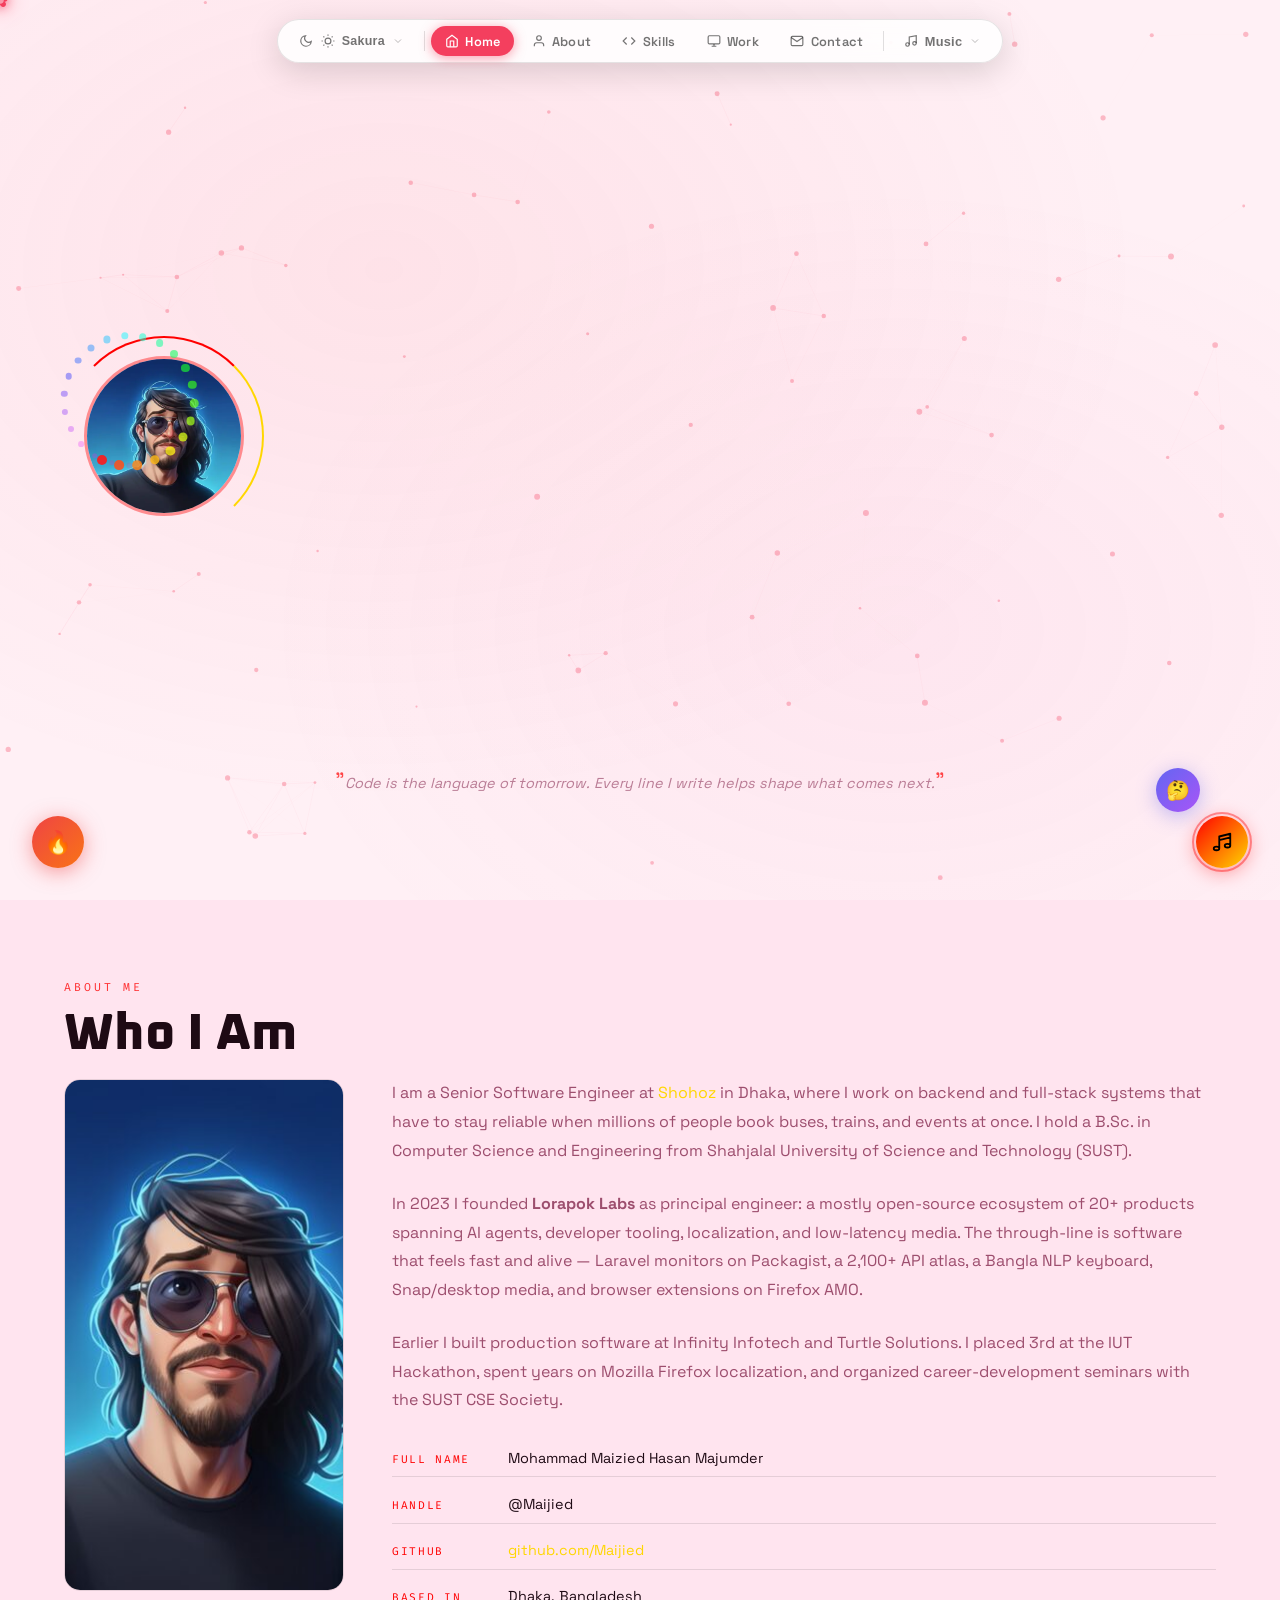
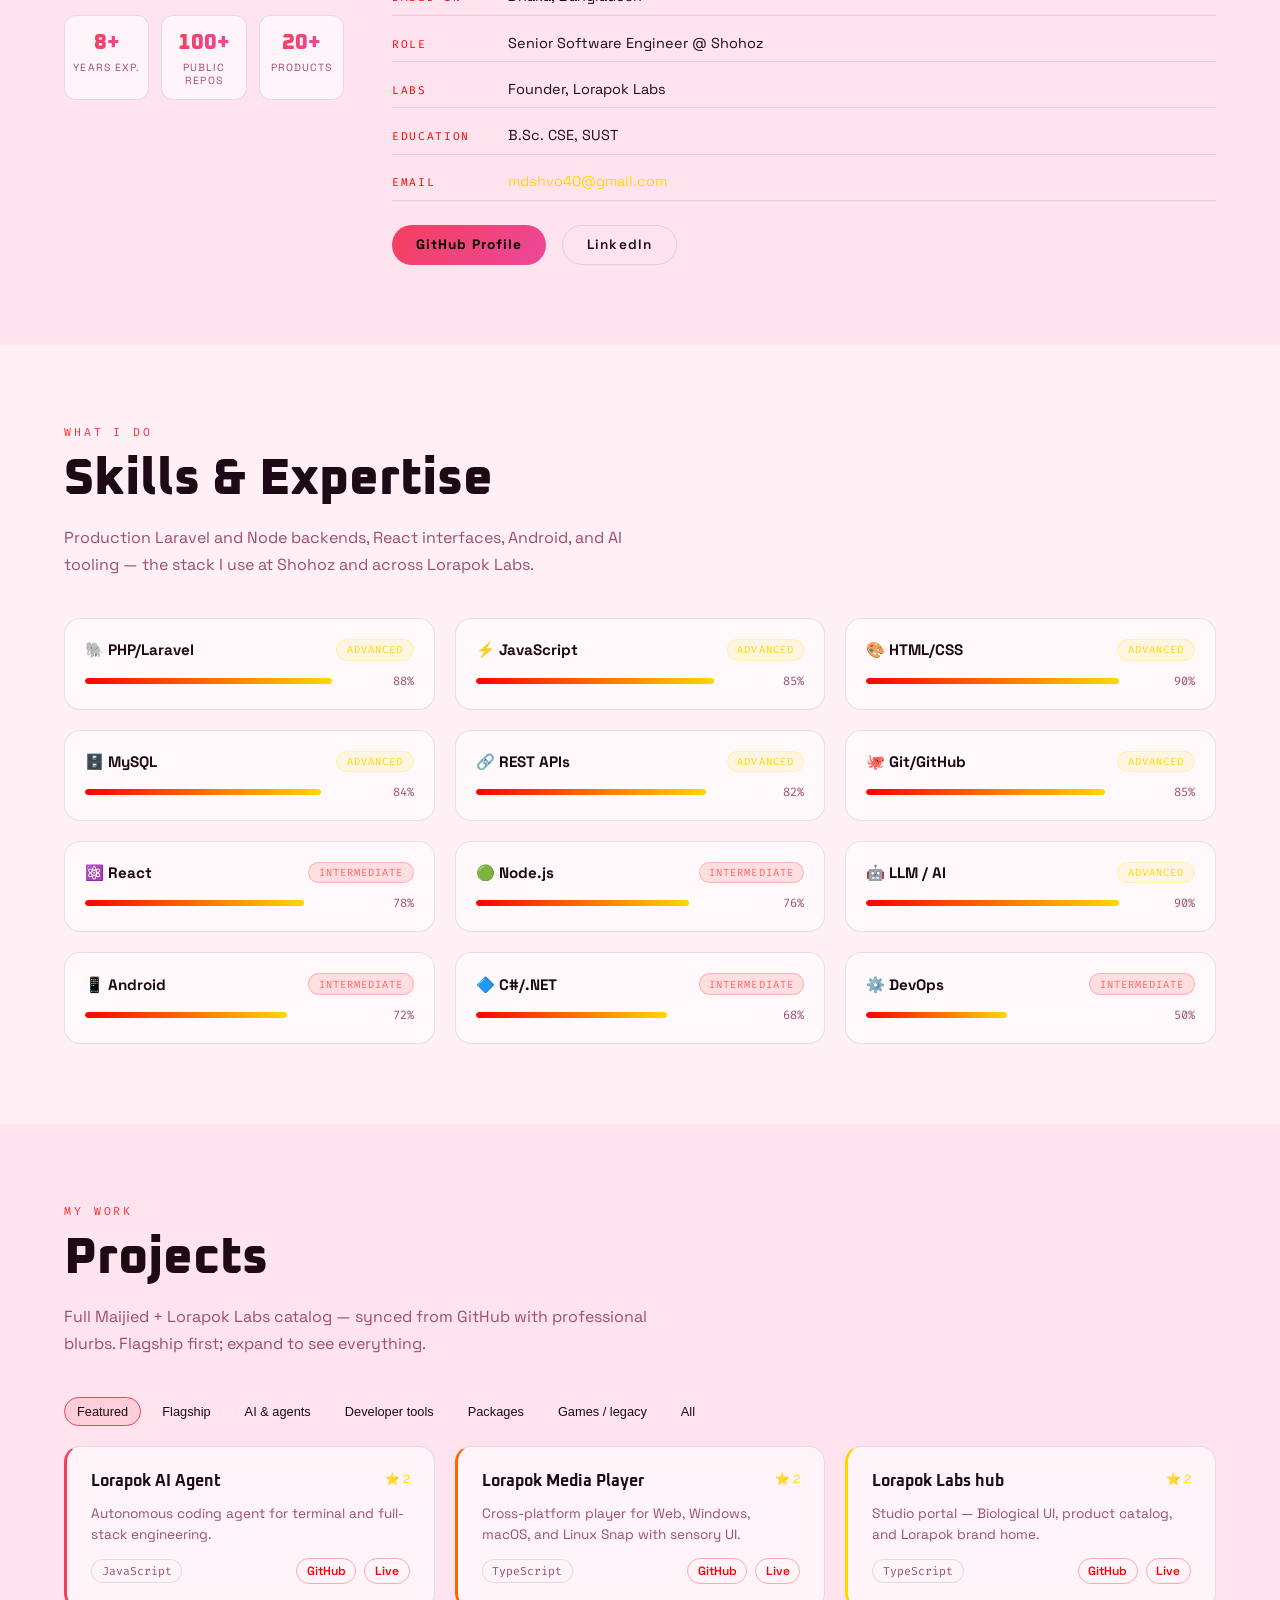
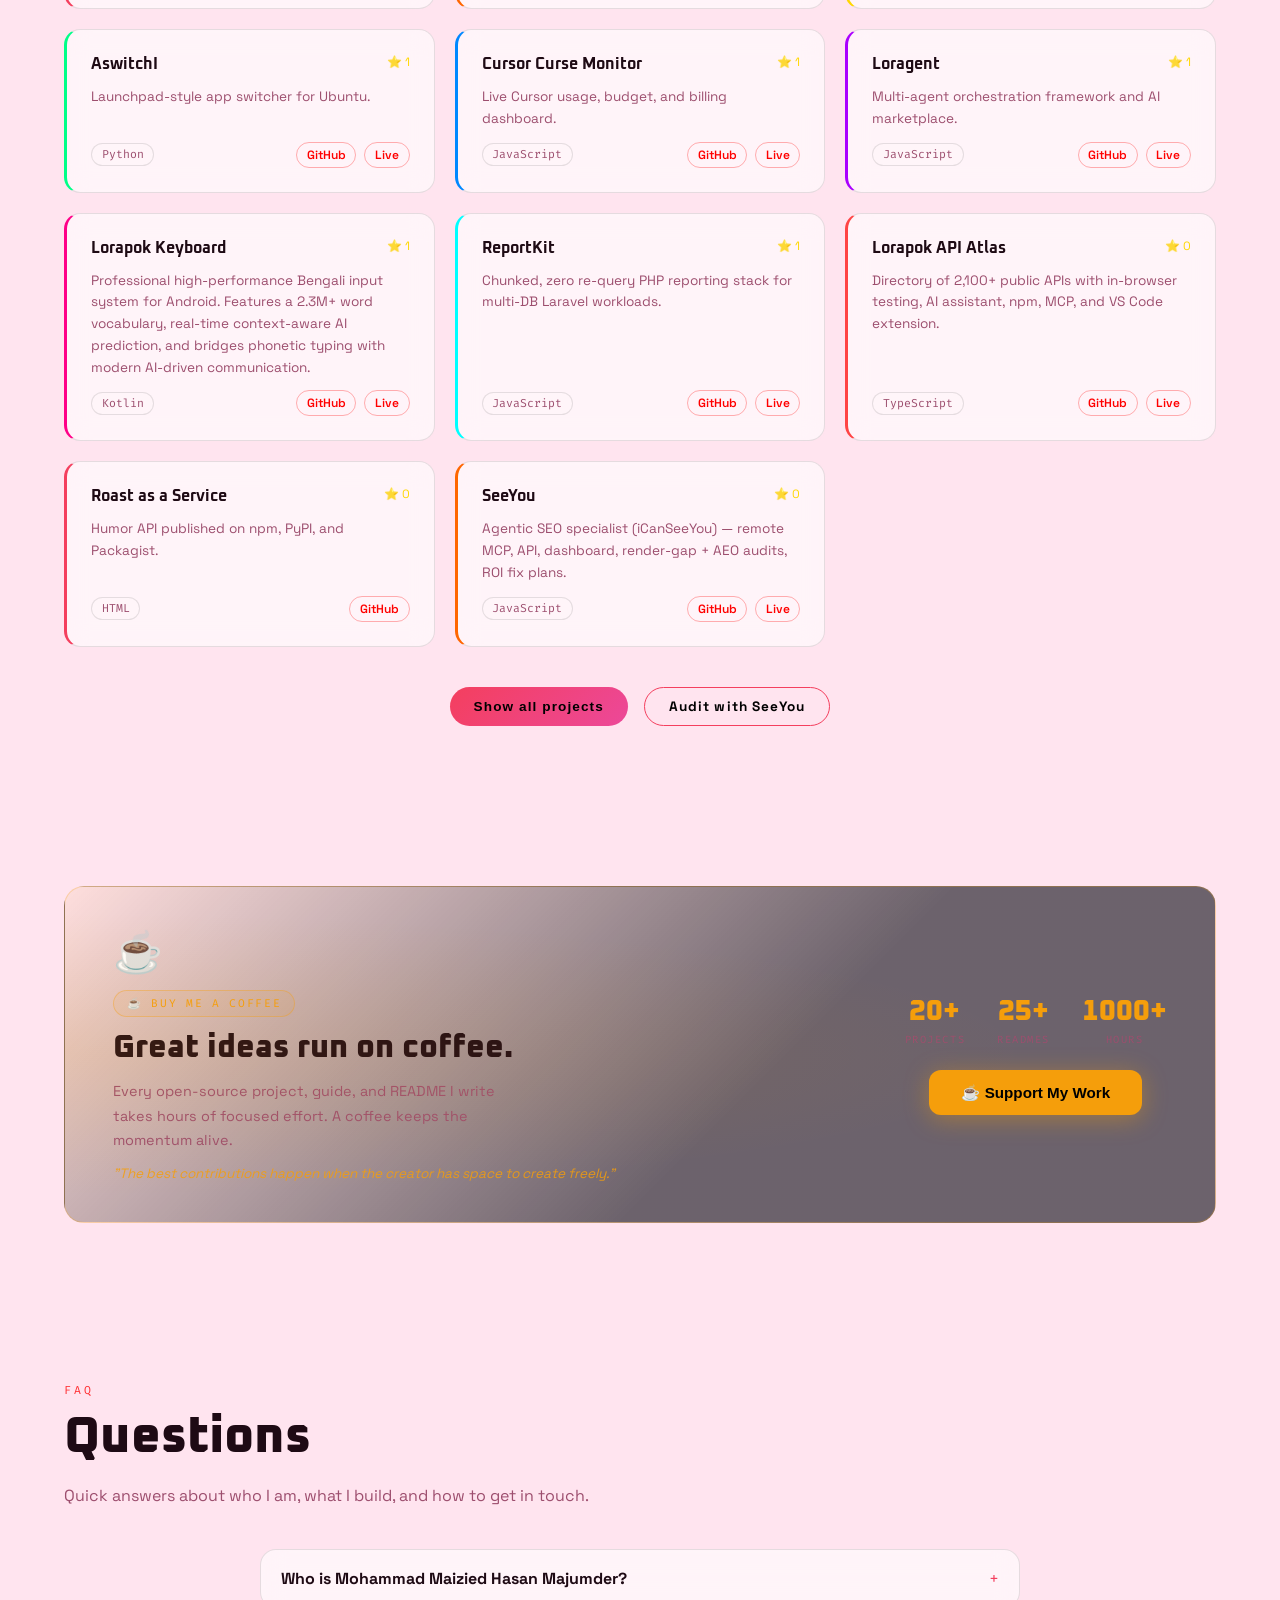
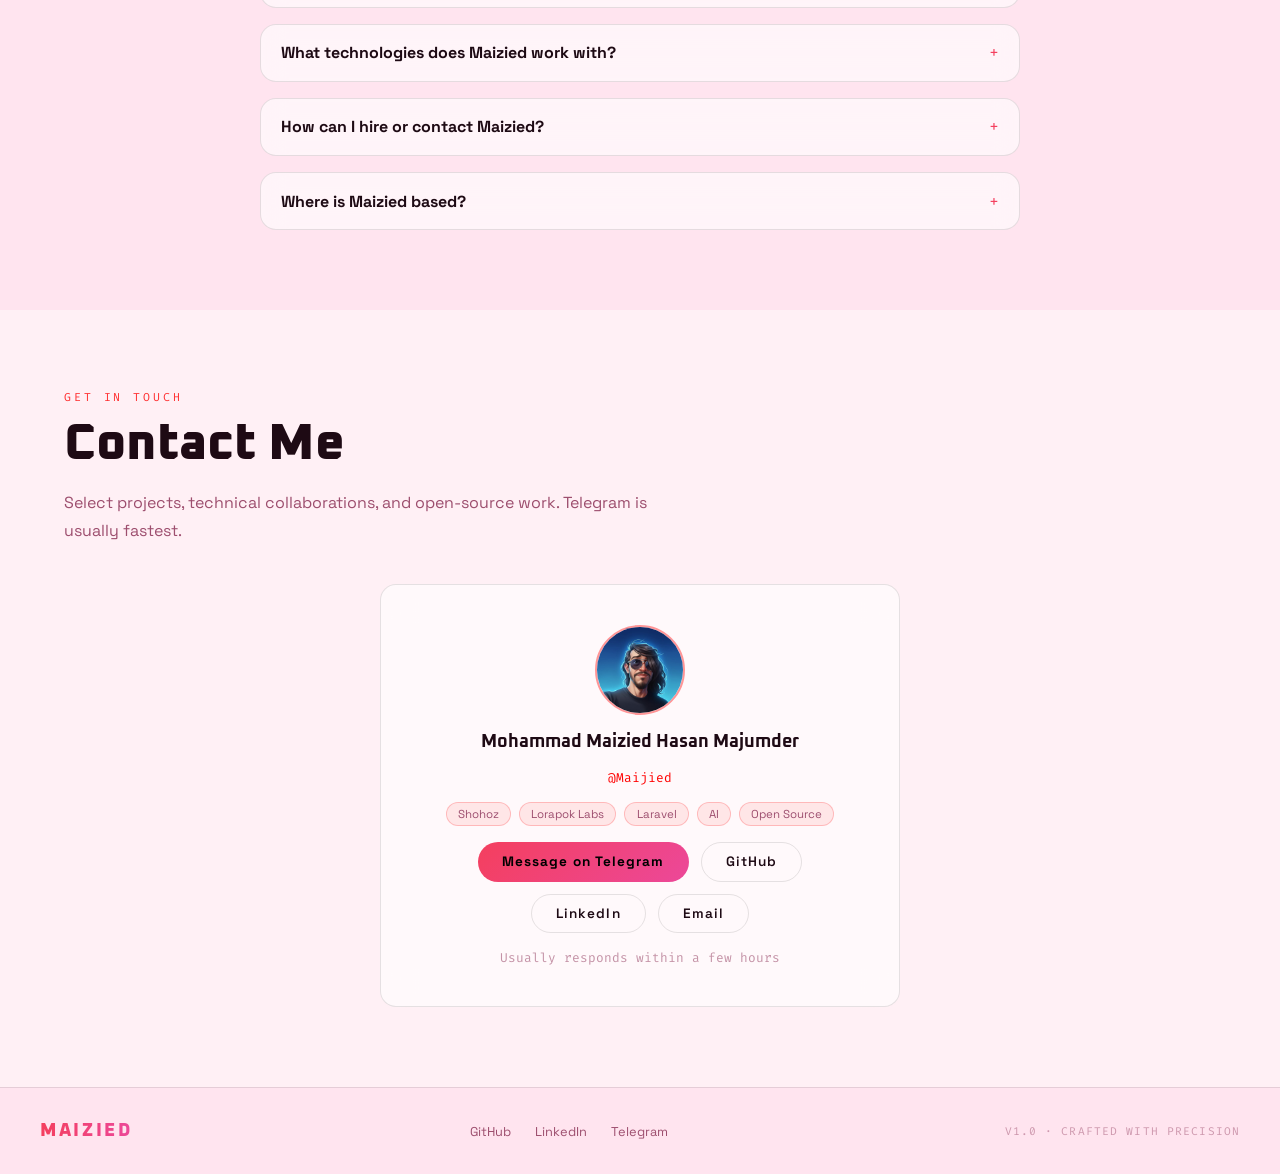
<file: portfolio/index.html>
<!DOCTYPE html>
<html lang="en">
<head>
  <meta charset="UTF-8"/>
  <meta name="viewport" content="width=device-width, initial-scale=1.0"/>
  <title>Mohammad Maizied Hasan Majumder | Full Stack Engineer, Dhaka</title>
  <meta name="description" content="Mohammad Maizied Hasan Majumder — Senior Software Engineer at Shohoz, Dhaka. Founder of Lorapok Labs. Laravel, React, Node.js, Android, and AI."/>
  <meta name="author" content="Mohammad Maizied Hasan Majumder"/>
  <meta name="keywords" content="Mohammad Maizied Hasan Majumder, Maizied, Maijied, Full Stack Software Engineer Dhaka, Laravel developer Bangladesh, React, Node.js, Shohoz, Lorapok Labs"/>
  <meta name="google-site-verification" content="K5UPSSKq8a6bvP6hoEbP4-fGwUhDD5yZ7bnlKGtzH3Q"/>
  <meta name="robots" content="index,follow,max-image-preview:large,max-snippet:-1,max-video-preview:-1"/>
  <meta name="googlebot" content="index,follow,max-image-preview:large"/>
  <meta name="bingbot" content="index,follow"/>
  <meta name="theme-color" content="#0d0d0d"/>
  <meta name="color-scheme" content="dark light"/>
  <meta name="format-detection" content="telephone=no"/>
  <link rel="canonical" href="https://maizied.lorapok.tech/"/>
  <link rel="alternate" hreflang="en" href="https://maizied.lorapok.tech/"/>
  <link rel="alternate" hreflang="x-default" href="https://maizied.lorapok.tech/"/>
  <link rel="me" href="https://github.com/Maijied"/>
  <link rel="me" href="https://www.linkedin.com/in/maizied/"/>
  <link rel="me" href="https://t.me/maizied"/>
  <link rel="me" href="mailto:mdshvo40@gmail.com"/>

  <meta property="og:type" content="profile"/>
  <meta property="og:site_name" content="Maizied"/>
  <meta property="og:locale" content="en_US"/>
  <meta property="og:url" content="https://maizied.lorapok.tech/"/>
  <meta property="og:title" content="Mohammad Maizied Hasan Majumder | Full Stack Engineer, Dhaka"/>
  <meta property="og:description" content="Senior Software Engineer at Shohoz. Laravel, React, Node.js, mobile, AI, and open-source products from Dhaka, Bangladesh."/>
  <meta property="og:image" content="https://maizied.lorapok.tech/og-image.jpg"/>
  <meta property="og:image:secure_url" content="https://maizied.lorapok.tech/og-image.jpg"/>
  <meta property="og:image:alt" content="Portrait of Mohammad Maizied Hasan Majumder, Full Stack Software Engineer"/>
  <meta property="og:image:type" content="image/jpeg"/>
  <meta property="og:image:width" content="1200"/>
  <meta property="og:image:height" content="630"/>
  <meta property="profile:first_name" content="Maizied"/>
  <meta property="profile:last_name" content="Hasan Majumder"/>
  <meta property="profile:username" content="Maijied"/>

  <meta name="twitter:card" content="summary_large_image"/>
  <meta name="twitter:title" content="Mohammad Maizied Hasan Majumder | Full Stack Engineer, Dhaka"/>
  <meta name="twitter:description" content="Senior Software Engineer at Shohoz. Laravel, React, Node.js, mobile, AI, and open-source products from Dhaka, Bangladesh."/>
  <meta name="twitter:image" content="https://maizied.lorapok.tech/og-image.jpg"/>
  <meta name="twitter:image:alt" content="Portrait of Mohammad Maizied Hasan Majumder, Full Stack Software Engineer"/>

  <meta name="geo.region" content="BD-13"/>
  <meta name="geo.placename" content="Dhaka, Bangladesh"/>
  <meta name="ICBM" content="23.8103, 90.4125"/>

  <link rel="icon" type="image/jpeg" sizes="192x192" href="./icon-192.jpg"/>
  <link rel="apple-touch-icon" href="./avatar-512.jpg"/>
  <link rel="manifest" href="./site.webmanifest"/>
  <link rel="sitemap" type="application/xml" href="./sitemap.xml"/>
  <link rel="preload" as="image" href="./avatar-512.jpg" fetchpriority="high"/>
  <link rel="preconnect" href="https://fonts.googleapis.com">
  <link rel="preconnect" href="https://fonts.gstatic.com" crossorigin>
  <link rel="dns-prefetch" href="https://api.github.com">
  <link href="https://fonts.googleapis.com/css2?family=Space+Grotesk:wght@300..700&family=Fira+Code:wght@300..700&family=Oxanium:wght@200..800&display=swap" rel="stylesheet">
  <link rel="stylesheet" href="style.css?v=20260915b">

  <script type="application/ld+json">
  {
    "@context": "https://schema.org",
    "@graph": [
      {
        "@type": "WebSite",
        "@id": "https://maizied.lorapok.tech/#website",
        "url": "https://maizied.lorapok.tech/",
        "name": "Maizied",
        "alternateName": ["Maijied", "Mohammad Maizied Hasan Majumder"],
        "description": "Personal portfolio of Mohammad Maizied Hasan Majumder, Full Stack Software Engineer in Dhaka, Bangladesh.",
        "inLanguage": "en",
        "publisher": { "@id": "https://maizied.lorapok.tech/#person" }
      },
      {
        "@type": "Organization",
        "@id": "https://maizied.lorapok.tech/#lorapok",
        "name": "Lorapok Labs",
        "url": "https://lorapok.tech/",
        "founder": { "@id": "https://maizied.lorapok.tech/#person" }
      },
      {
        "@type": "Person",
        "@id": "https://maizied.lorapok.tech/#person",
        "name": "Mohammad Maizied Hasan Majumder",
        "givenName": "Maizied",
        "familyName": "Hasan Majumder",
        "alternateName": ["Maizied", "Maijied", "Md. Maizied Hasan"],
        "url": "https://maizied.lorapok.tech/",
        "image": {
          "@type": "ImageObject",
          "url": "https://maizied.lorapok.tech/og-image.jpg",
          "contentUrl": "https://maizied.lorapok.tech/avatar-512.jpg",
          "width": 1200,
          "height": 630,
          "caption": "Mohammad Maizied Hasan Majumder"
        },
        "email": "mailto:mdshvo40@gmail.com",
        "jobTitle": "Senior Software Engineer",
        "hasOccupation": {
          "@type": "Occupation",
          "name": "Full Stack Software Engineer",
          "occupationLocation": {
            "@type": "City",
            "name": "Dhaka"
          },
          "skills": "Laravel, React, Node.js, PHP, MySQL, Android, DevOps, AI"
        },
        "worksFor": {
          "@type": "Organization",
          "name": "Shohoz",
          "url": "https://www.shohoz.com/"
        },
        "memberOf": { "@id": "https://maizied.lorapok.tech/#lorapok" },
        "alumniOf": {
          "@type": "CollegeOrUniversity",
          "name": "Shahjalal University of Science and Technology",
          "url": "https://www.sust.edu/"
        },
        "description": "Senior Software Engineer at Shohoz and founder of Lorapok Labs. Builds production travel backends in Dhaka and an open-source ecosystem of AI agents, Laravel tooling, media engines, and Bangla NLP.",
        "address": {
          "@type": "PostalAddress",
          "addressLocality": "Dhaka",
          "addressCountry": "BD"
        },
        "nationality": { "@type": "Country", "name": "Bangladesh" },
        "knowsLanguage": ["en", "bn"],
        "contactPoint": {
          "@type": "ContactPoint",
          "contactType": "professional",
          "email": "mdshvo40@gmail.com",
          "url": "https://maizied.lorapok.tech/#contact",
          "availableLanguage": ["English", "Bengali"]
        },
        "sameAs": [
          "https://github.com/Maijied",
          "https://www.linkedin.com/in/maizied/",
          "https://t.me/maizied",
          "https://maijied.github.io/Maijied/"
        ],
        "knowsAbout": [
          "PHP", "Laravel", "JavaScript", "React", "Node.js", "MySQL", "REST APIs",
          "Android", "C#", ".NET", "DevOps", "AI", "Open Source"
        ]
      },
      {
        "@type": "ProfilePage",
        "@id": "https://maizied.lorapok.tech/#profile",
        "url": "https://maizied.lorapok.tech/",
        "name": "Mohammad Maizied Hasan Majumder | Full Stack Engineer, Dhaka",
        "isPartOf": { "@id": "https://maizied.lorapok.tech/#website" },
        "about": { "@id": "https://maizied.lorapok.tech/#person" },
        "mainEntity": { "@id": "https://maizied.lorapok.tech/#person" },
        "inLanguage": "en",
        "dateModified": "2026-09-15",
        "breadcrumb": { "@id": "https://maizied.lorapok.tech/#breadcrumb" }
      },
      {
        "@type": "BreadcrumbList",
        "@id": "https://maizied.lorapok.tech/#breadcrumb",
        "itemListElement": [
          { "@type": "ListItem", "position": 1, "name": "Home", "item": "https://maizied.lorapok.tech/" },
          { "@type": "ListItem", "position": 2, "name": "About", "item": "https://maizied.lorapok.tech/#about" },
          { "@type": "ListItem", "position": 3, "name": "Skills", "item": "https://maizied.lorapok.tech/#skills" },
          { "@type": "ListItem", "position": 4, "name": "Projects", "item": "https://maizied.lorapok.tech/#projects" },
          { "@type": "ListItem", "position": 5, "name": "FAQ", "item": "https://maizied.lorapok.tech/#faq" },
          { "@type": "ListItem", "position": 6, "name": "Contact", "item": "https://maizied.lorapok.tech/#contact" }
        ]
      },
      {
        "@type": "ItemList",
        "@id": "https://maizied.lorapok.tech/#skills-list",
        "name": "Skills",
        "itemListElement": [
          { "@type": "ListItem", "position": 1, "name": "PHP/Laravel" },
          { "@type": "ListItem", "position": 2, "name": "JavaScript" },
          { "@type": "ListItem", "position": 3, "name": "HTML/CSS" },
          { "@type": "ListItem", "position": 4, "name": "MySQL" },
          { "@type": "ListItem", "position": 5, "name": "REST APIs" },
          { "@type": "ListItem", "position": 6, "name": "Git/GitHub" },
          { "@type": "ListItem", "position": 7, "name": "React" },
          { "@type": "ListItem", "position": 8, "name": "Node.js" },
          { "@type": "ListItem", "position": 9, "name": "LLM / AI" },
          { "@type": "ListItem", "position": 10, "name": "Android" },
          { "@type": "ListItem", "position": 11, "name": "C#/.NET" },
          { "@type": "ListItem", "position": 12, "name": "DevOps" }
        ]
      },
      {
        "@type": "FAQPage",
        "@id": "https://maizied.lorapok.tech/#faqpage",
        "mainEntity": [
          {
            "@type": "Question",
            "name": "Who is Mohammad Maizied Hasan Majumder?",
            "acceptedAnswer": {
              "@type": "Answer",
              "text": "Mohammad Maizied Hasan Majumder (Maijied) is a Senior Software Engineer at Shohoz in Dhaka, Bangladesh, and the founder of Lorapok Labs. He holds a B.Sc. in CSE from SUST and ships Laravel, React, Node.js, Android, and AI products — including backends used at national travel scale."
            }
          },
          {
            "@type": "Question",
            "name": "What technologies does Maizied work with?",
            "acceptedAnswer": {
              "@type": "Answer",
              "text": "Maizied specializes in PHP/Laravel, JavaScript, React, Node.js, MySQL, REST APIs, Android, C#/.NET, DevOps, and LLM/AI tooling."
            }
          },
          {
            "@type": "Question",
            "name": "How can I hire or contact Maizied?",
            "acceptedAnswer": {
              "@type": "Answer",
              "text": "Email mdshvo40@gmail.com, message @maizied on Telegram, or connect on LinkedIn at linkedin.com/in/maizied. He is available for select projects, technical collaborations, and open-source work."
            }
          },
          {
            "@type": "Question",
            "name": "Where is Maizied based?",
            "acceptedAnswer": {
              "@type": "Answer",
              "text": "Maizied is based in Dhaka, Bangladesh and works remotely with teams worldwide."
            }
          }
        ]
      }
    ]
  }
  </script>
</head>
<body>

<noscript>
  <style>#loading-screen{display:none!important}</style>
  <section>
    <h2>Mohammad Maizied Hasan Majumder</h2>
    <p>Senior Software Engineer at Shohoz in Dhaka, Bangladesh. Founder of Lorapok Labs. B.Sc. CSE, Shahjalal University of Science and Technology.</p>
    <p>I engineer production travel systems and an open-source ecosystem of AI agents, Laravel tooling, media engines, and Bangla NLP.</p>
    <p>Skills: PHP/Laravel, JavaScript, HTML/CSS, MySQL, REST APIs, Git/GitHub, React, Node.js, LLM/AI, Android, C#/.NET, DevOps.</p>
    <p>Contact: <a href="mailto:mdshvo40@gmail.com">mdshvo40@gmail.com</a> · <a href="https://github.com/Maijied" rel="me">GitHub</a> · <a href="https://www.linkedin.com/in/maizied/" rel="me">LinkedIn</a> · <a href="https://t.me/maizied" rel="me">Telegram</a></p>
  </section>
</noscript>

<!-- Loading Screen -->
<div id="loading-screen">
  <div class="loader-content">
    <div id="loader-container"></div>
    <div class="loader-text">INITIALIZING...</div>
  </div>
</div>

<!-- Dot Cursor -->
<div id="dot-cursor"></div>

<!-- Particle Canvas -->
<canvas id="particle-canvas" style="position:fixed;inset:0;z-index:0;pointer-events:none;"></canvas>

<!-- CSS Dragon -->
<div id="css-dragon"></div>

<!-- Navigation -->
<nav id="main-nav">
  <div class="pill-nav">

    <!-- Theme picker button -->
    <div class="pill-theme-wrap" id="theme-wrap">
      <button id="theme-toggle" class="pill-item pill-theme" title="Change theme">
        <svg id="moon-icon" width="14" height="14" viewBox="0 0 24 24" fill="none" stroke="currentColor" stroke-width="2"><path d="M21 12.79A9 9 0 1111.21 3 7 7 0 0021 12.79z"/></svg>
        <svg id="sun-icon" class="hidden" width="14" height="14" viewBox="0 0 24 24" fill="none" stroke="currentColor" stroke-width="2"><circle cx="12" cy="12" r="5"/><path d="M12 1v2M12 21v2M4.22 4.22l1.42 1.42M18.36 18.36l1.42 1.42M1 12h2M21 12h2M4.22 19.78l1.42-1.42M18.36 5.64l1.42-1.42"/></svg>
        <span class="pill-theme-label" id="theme-label">Midnight</span>
        <svg class="pill-chevron" width="12" height="12" viewBox="0 0 24 24" fill="none" stroke="currentColor" stroke-width="2"><polyline points="6 9 12 15 18 9"/></svg>
      </button>

      <!-- Theme dropdown -->
      <div class="theme-dropdown hidden" id="theme-dropdown">
        <div class="theme-dropdown-header">
          <svg width="14" height="14" viewBox="0 0 24 24" fill="none" stroke="currentColor" stroke-width="2"><circle cx="12" cy="12" r="3"/><path d="M12 1v2M12 21v2M4.22 4.22l1.42 1.42M18.36 18.36l1.42 1.42M1 12h2M21 12h2M4.22 19.78l1.42-1.42M18.36 5.64l1.42-1.42"/></svg>
          <span>Appearance</span>
          
          <button class="theme-close" id="theme-close">✕</button>
        </div>

        <div class="theme-group-label">LIGHT</div>
        <div class="theme-grid">
          <button class="theme-opt" data-theme="default">
            <span class="theme-dots"><i style="background:#3b82f6"></i><i style="background:#6366f1"></i><i style="background:#8b5cf6"></i></span>
            Default
          </button>
          <button class="theme-opt" data-theme="sakura">
            <span class="theme-dots"><i style="background:#f43f5e"></i><i style="background:#ec4899"></i><i style="background:#a855f7"></i></span>
            Sakura
          </button>
          <button class="theme-opt" data-theme="amber">
            <span class="theme-dots"><i style="background:#f59e0b"></i><i style="background:#ef4444"></i><i style="background:#f97316"></i></span>
            Amber
          </button>
          <button class="theme-opt" data-theme="mint">
            <span class="theme-dots"><i style="background:#10b981"></i><i style="background:#06b6d4"></i><i style="background:#3b82f6"></i></span>
            Mint
          </button>
        </div>

        <div class="theme-group-label">DARK</div>
        <div class="theme-grid">
          <button class="theme-opt active" data-theme="midnight">
            <span class="theme-dots"><i style="background:#3b82f6"></i><i style="background:#6366f1"></i><i style="background:#8b5cf6"></i></span>
            Midnight
          </button>
          <button class="theme-opt" data-theme="cyberpunk">
            <span class="theme-dots"><i style="background:#facc15"></i><i style="background:#f43f5e"></i><i style="background:#a855f7"></i></span>
            Cyberpunk
          </button>
          <button class="theme-opt" data-theme="matrix">
            <span class="theme-dots"><i style="background:#22c55e"></i><i style="background:#16a34a"></i><i style="background:#15803d"></i></span>
            Matrix
          </button>
          <button class="theme-opt" data-theme="galaxy">
            <span class="theme-dots"><i style="background:#a855f7"></i><i style="background:#ec4899"></i><i style="background:#6366f1"></i></span>
            Galaxy
          </button>
        </div>
      </div>
    </div>

    <div class="pill-divider"></div>

    <!-- Nav links -->
    <a href="#home" class="pill-item pill-link active" data-section="home">
      <svg width="14" height="14" viewBox="0 0 24 24" fill="none" stroke="currentColor" stroke-width="2"><path d="M3 9l9-7 9 7v11a2 2 0 01-2 2H5a2 2 0 01-2-2z"/><polyline points="9 22 9 12 15 12 15 22"/></svg>
      Home
    </a>
    <a href="#about" class="pill-item pill-link" data-section="about">
      <svg width="14" height="14" viewBox="0 0 24 24" fill="none" stroke="currentColor" stroke-width="2"><path d="M20 21v-2a4 4 0 00-4-4H8a4 4 0 00-4 4v2"/><circle cx="12" cy="7" r="4"/></svg>
      About
    </a>
    <a href="#skills" class="pill-item pill-link" data-section="skills">
      <svg width="14" height="14" viewBox="0 0 24 24" fill="none" stroke="currentColor" stroke-width="2"><polyline points="16 18 22 12 16 6"/><polyline points="8 6 2 12 8 18"/></svg>
      Skills
    </a>
    <a href="#projects" class="pill-item pill-link" data-section="projects">
      <svg width="14" height="14" viewBox="0 0 24 24" fill="none" stroke="currentColor" stroke-width="2"><rect x="2" y="3" width="20" height="14" rx="2"/><path d="M8 21h8M12 17v4"/></svg>
      Work
    </a>
    <a href="#contact" class="pill-item pill-link" data-section="contact">
      <svg width="14" height="14" viewBox="0 0 24 24" fill="none" stroke="currentColor" stroke-width="2"><path d="M4 4h16c1.1 0 2 .9 2 2v12c0 1.1-.9 2-2 2H4c-1.1 0-2-.9-2-2V6c0-1.1.9-2 2-2z"/><polyline points="22,6 12,13 2,6"/></svg>
      Contact
    </a>

    <div class="pill-divider"></div>

    <!-- Music button -->
    <button class="pill-item pill-music" id="pill-music-btn" title="Music">
      <svg width="14" height="14" viewBox="0 0 24 24" fill="none" stroke="currentColor" stroke-width="2"><path d="M9 18V5l12-2v13"/><circle cx="6" cy="18" r="3"/><circle cx="18" cy="16" r="3"/></svg>
      Music
      <svg class="pill-chevron" width="12" height="12" viewBox="0 0 24 24" fill="none" stroke="currentColor" stroke-width="2"><polyline points="6 9 12 15 18 9"/></svg>
    </button>

  </div>

  <!-- Mobile hamburger -->
  <button id="mobile-menu-btn" class="hamburger" aria-label="Menu">
    <span></span><span></span><span></span>
  </button>

  <!-- Mobile Menu -->
  <div id="mobile-menu">
    <a href="#home"     class="mobile-link">Home</a>
    <a href="#about"    class="mobile-link">About</a>
    <a href="#skills"   class="mobile-link">Skills</a>
    <a href="#projects" class="mobile-link">Work</a>
    <a href="#faq"      class="mobile-link">FAQ</a>
    <a href="#contact"  class="mobile-link">Contact</a>
  </div>
</nav>

<!-- HERO -->
<section id="home" class="section-theme hero-section" data-theme="home">
  <div class="hero-inner">
    <div class="hero-left">
      <div class="avatar-wrap">
        <div id="real-snake-container" class="snake-container"></div>
        <picture>
          <source srcset="./avatar-512.webp" type="image/webp"/>
          <img src="./avatar-512.jpg" width="512" height="512" fetchpriority="high" decoding="async" alt="Mohammad Maizied Hasan Majumder, Full Stack Software Engineer in Dhaka" class="avatar-img"/>
        </picture>
        <div class="avatar-ring"></div>
      </div>
    </div>
    <div class="hero-right" id="hero-intro">
      <div class="hero-badge">SENIOR SOFTWARE ENGINEER · SHOHOZ</div>
      <p class="hero-role">Founder &amp; Principal Engineer, Lorapok Labs</p>
      <h1 class="hero-name">Mohammad Maizied<br/><span class="red-gold-gradient">Hasan Majumder</span></h1>
      <p class="hero-tagline" id="hero-bio">I engineer production systems at Shohoz for Bangladesh’s largest travel platform, and I run Lorapok Labs — an open-source studio shipping AI agents, Laravel tooling, media engines, and Bangla NLP across web, desktop, and Android.</p>
      <p class="hero-typing">Focus: <span id="typing-skill" class="red-gold-gradient"></span></p>
      <div class="hero-pills" aria-label="Highlights">
        <span>B.Sc. CSE, SUST</span>
        <span>8+ years</span>
        <span>100+ public repos</span>
        <span>Dhaka</span>
      </div>
      <div class="hero-btns">
        <a href="#projects" class="btn-primary">View My Work</a>
        <a href="#contact" class="btn-secondary">Contact Me</a>
      </div>
      <div id="social-container" class="social-row">
        <a href="https://github.com/Maijied" target="_blank" rel="me noopener noreferrer" class="social-icon-btn" title="GitHub">
          <svg xmlns="http://www.w3.org/2000/svg" width="22" height="22" viewBox="0 0 24 24" fill="#ffffff"><path d="M12 0c-6.626 0-12 5.373-12 12 0 5.302 3.438 9.8 8.207 11.387.599.111.793-.261.793-.577v-2.234c-3.338.726-4.033-1.416-4.033-1.416-.546-1.387-1.333-1.756-1.333-1.756-1.089-.745.083-.729.083-.729 1.205.084 1.839 1.237 1.839 1.237 1.07 1.834 2.807 1.304 3.492.997.107-.775.418-1.305.762-1.604-2.665-.305-5.467-1.334-5.467-5.931 0-1.311.469-2.381 1.236-3.221-.124-.303-.535-1.524.117-3.176 0 0 1.008-.322 3.301 1.23.957-.266 1.983-.399 3.003-.404 1.02.005 2.047.138 3.006.404 2.291-1.552 3.297-1.23 3.297-1.23.653 1.653.242 2.874.118 3.176.77.84 1.235 1.911 1.235 3.221 0 4.609-2.807 5.624-5.479 5.921.43.372.823 1.102.823 2.222v3.293c0 .319.192.694.801.576 4.765-1.589 8.199-6.086 8.199-11.386 0-6.627-5.373-12-12-12z"/></svg>
        </a>
        <a href="https://www.linkedin.com/in/maizied/" target="_blank" rel="me noopener noreferrer" class="social-icon-btn" title="LinkedIn">
          <svg xmlns="http://www.w3.org/2000/svg" width="22" height="22" viewBox="0 0 24 24" fill="#ffffff"><path d="M20.447 20.452h-3.554v-5.569c0-1.328-.027-3.037-1.852-3.037-1.853 0-2.136 1.445-2.136 2.939v5.667H9.351V9h3.414v1.561h.046c.477-.9 1.637-1.85 3.37-1.85 3.601 0 4.267 2.37 4.267 5.455v6.286zM5.337 7.433a2.062 2.062 0 01-2.063-2.065 2.064 2.064 0 112.063 2.065zm1.782 13.019H3.555V9h3.564v11.452zM22.225 0H1.771C.792 0 0 .774 0 1.729v20.542C0 23.227.792 24 1.771 24h20.451C23.2 24 24 23.227 24 22.271V1.729C24 .774 23.2 0 22.222 0h.003z"/></svg>
        </a>
        <a href="https://t.me/maizied" target="_blank" rel="me noopener noreferrer" class="social-icon-btn" title="Telegram">
          <svg xmlns="http://www.w3.org/2000/svg" width="22" height="22" viewBox="0 0 24 24" fill="#ffffff"><path d="M11.944 0A12 12 0 0 0 0 12a12 12 0 0 0 12 12 12 12 0 0 0 12-12A12 12 0 0 0 12 0a12 12 0 0 0-.056 0zm4.962 7.224c.1-.002.321.023.465.14a.506.506 0 0 1 .171.325c.016.093.036.306.02.472-.18 1.898-.962 6.502-1.36 8.627-.168.9-.499 1.201-.82 1.23-.696.065-1.225-.46-1.9-.902-1.056-.693-1.653-1.124-2.678-1.8-1.185-.78-.417-1.21.258-1.91.177-.184 3.247-2.977 3.307-3.23.007-.032.014-.15-.056-.212s-.174-.041-.249-.024c-.106.024-1.793 1.14-5.061 3.345-.48.33-.913.49-1.302.48-.428-.008-1.252-.241-1.865-.44-.752-.245-1.349-.374-1.297-.789.027-.216.325-.437.893-.663 3.498-1.524 5.83-2.529 6.998-3.014 3.332-1.386 4.025-1.627 4.476-1.635z"/></svg>
        </a>
        <a href="mailto:mdshvo40@gmail.com" rel="me" class="social-icon-btn" title="Email">
          <svg xmlns="http://www.w3.org/2000/svg" width="22" height="22" viewBox="0 0 24 24" fill="#ffffff"><path d="M24 5.457v13.909c0 .904-.732 1.636-1.636 1.636h-3.819V11.73L12 16.64l-6.545-4.91v9.273H1.636A1.636 1.636 0 0 1 0 19.366V5.457c0-2.023 2.309-3.178 3.927-1.964L5.455 4.64 12 9.548l6.545-4.91 1.528-1.145C21.69 2.28 24 3.434 24 5.457z"/></svg>
        </a>
      </div>
    </div>
  </div>
  <div class="hero-quote">
    <span class="quote-mark">"</span>Code is the language of tomorrow. Every line I write helps shape what comes next.<span class="quote-mark">"</span>
  </div>
</section>

<!-- ABOUT -->
<section id="about" class="section-theme about-section" data-theme="about">
  <div class="section-inner">
    <div class="section-label">ABOUT ME</div>
    <h2 class="section-title">Who I Am</h2>
    <div class="about-grid">
      <div class="about-img-col">
        <img src="./avatar-512.jpg" width="512" height="512" loading="lazy" decoding="async" alt="Mohammad Maizied Hasan Majumder in Dhaka, Bangladesh" class="about-img"/>
        <div class="about-stats">
          <div class="stat-item"><span class="stat-num red-gold-gradient" data-count="8">8+</span><span class="stat-label">Years Exp.</span></div>
          <div class="stat-item"><span class="stat-num red-gold-gradient" data-count="100">100+</span><span class="stat-label">Public Repos</span></div>
          <div class="stat-item"><span class="stat-num red-gold-gradient" data-count="20">20+</span><span class="stat-label">Products</span></div>
        </div>
      </div>
      <div class="about-text-col">
        <p class="about-bio">I am a Senior Software Engineer at <a href="https://www.shohoz.com/" rel="noopener noreferrer" target="_blank">Shohoz</a> in Dhaka, where I work on backend and full-stack systems that have to stay reliable when millions of people book buses, trains, and events at once. I hold a B.Sc. in Computer Science and Engineering from Shahjalal University of Science and Technology (SUST).</p>
        <p class="about-bio">In 2023 I founded <strong>Lorapok Labs</strong> as principal engineer: a mostly open-source ecosystem of 20+ products spanning AI agents, developer tooling, localization, and low-latency media. The through-line is software that feels fast and alive — Laravel monitors on Packagist, a 2,100+ API atlas, a Bangla NLP keyboard, Snap/desktop media, and browser extensions on Firefox AMO.</p>
        <p class="about-bio">Earlier I built production software at Infinity Infotech and Turtle Solutions. I placed 3rd at the IUT Hackathon, spent years on Mozilla Firefox localization, and organized career-development seminars with the SUST CSE Society.</p>
        <div class="about-details">
          <div class="detail-row"><span class="detail-label">FULL NAME</span><span class="detail-val">Mohammad Maizied Hasan Majumder</span></div>
          <div class="detail-row"><span class="detail-label">HANDLE</span><span class="detail-val">@Maijied</span></div>
          <div class="detail-row"><span class="detail-label">GITHUB</span><a href="https://github.com/Maijied" target="_blank" rel="me noopener noreferrer" class="detail-link">github.com/Maijied</a></div>
          <div class="detail-row"><span class="detail-label">BASED IN</span><span class="detail-val">Dhaka, Bangladesh</span></div>
          <div class="detail-row"><span class="detail-label">ROLE</span><span class="detail-val">Senior Software Engineer @ Shohoz</span></div>
          <div class="detail-row"><span class="detail-label">LABS</span><span class="detail-val">Founder, Lorapok Labs</span></div>
          <div class="detail-row"><span class="detail-label">EDUCATION</span><span class="detail-val">B.Sc. CSE, SUST</span></div>
          <div class="detail-row"><span class="detail-label">EMAIL</span><a href="mailto:mdshvo40@gmail.com" class="detail-link">mdshvo40@gmail.com</a></div>
        </div>
        <div class="about-cta-row">
          <a href="https://github.com/Maijied" target="_blank" rel="noopener noreferrer" class="btn-primary">GitHub Profile</a>
          <a href="https://www.linkedin.com/in/maizied/" target="_blank" rel="noopener noreferrer" class="btn-secondary">LinkedIn</a>
        </div>
      </div>
    </div>
  </div>
</section>

<!-- SKILLS -->
<section id="skills" class="section-theme skills-section" data-theme="skills">
  <div class="section-inner">
    <div class="section-label">WHAT I DO</div>
    <h2 class="section-title">Skills &amp; Expertise</h2>
    <p class="section-sub">Production Laravel and Node backends, React interfaces, Android, and AI tooling — the stack I use at Shohoz and across Lorapok Labs.</p>
    <div class="skills-grid" id="skills-grid">
      <div class="skill-card">
        <div class="skill-header">
          <span class="skill-name">🐘 PHP/Laravel</span>
          <span class="skill-level advanced">ADVANCED</span>
        </div>
        <div class="skill-bar-wrap">
          <div class="skill-bar"><div class="skill-bar-fill" data-pct="88"></div></div>
          <span class="skill-pct">88%</span>
        </div>
      </div>
      <div class="skill-card">
        <div class="skill-header">
          <span class="skill-name">⚡ JavaScript</span>
          <span class="skill-level advanced">ADVANCED</span>
        </div>
        <div class="skill-bar-wrap">
          <div class="skill-bar"><div class="skill-bar-fill" data-pct="85"></div></div>
          <span class="skill-pct">85%</span>
        </div>
      </div>
      <div class="skill-card">
        <div class="skill-header">
          <span class="skill-name">🎨 HTML/CSS</span>
          <span class="skill-level advanced">ADVANCED</span>
        </div>
        <div class="skill-bar-wrap">
          <div class="skill-bar"><div class="skill-bar-fill" data-pct="90"></div></div>
          <span class="skill-pct">90%</span>
        </div>
      </div>
      <div class="skill-card">
        <div class="skill-header">
          <span class="skill-name">🗄️ MySQL</span>
          <span class="skill-level advanced">ADVANCED</span>
        </div>
        <div class="skill-bar-wrap">
          <div class="skill-bar"><div class="skill-bar-fill" data-pct="84"></div></div>
          <span class="skill-pct">84%</span>
        </div>
      </div>
      <div class="skill-card">
        <div class="skill-header">
          <span class="skill-name">🔗 REST APIs</span>
          <span class="skill-level advanced">ADVANCED</span>
        </div>
        <div class="skill-bar-wrap">
          <div class="skill-bar"><div class="skill-bar-fill" data-pct="82"></div></div>
          <span class="skill-pct">82%</span>
        </div>
      </div>
      <div class="skill-card">
        <div class="skill-header">
          <span class="skill-name">🐙 Git/GitHub</span>
          <span class="skill-level advanced">ADVANCED</span>
        </div>
        <div class="skill-bar-wrap">
          <div class="skill-bar"><div class="skill-bar-fill" data-pct="85"></div></div>
          <span class="skill-pct">85%</span>
        </div>
      </div>
      <div class="skill-card">
        <div class="skill-header">
          <span class="skill-name">⚛️ React</span>
          <span class="skill-level">INTERMEDIATE</span>
        </div>
        <div class="skill-bar-wrap">
          <div class="skill-bar"><div class="skill-bar-fill" data-pct="78"></div></div>
          <span class="skill-pct">78%</span>
        </div>
      </div>
      <div class="skill-card">
        <div class="skill-header">
          <span class="skill-name">🟢 Node.js</span>
          <span class="skill-level">INTERMEDIATE</span>
        </div>
        <div class="skill-bar-wrap">
          <div class="skill-bar"><div class="skill-bar-fill" data-pct="76"></div></div>
          <span class="skill-pct">76%</span>
        </div>
      </div>
      <div class="skill-card">
        <div class="skill-header">
          <span class="skill-name">🤖 LLM / AI</span>
          <span class="skill-level advanced">ADVANCED</span>
        </div>
        <div class="skill-bar-wrap">
          <div class="skill-bar"><div class="skill-bar-fill" data-pct="90"></div></div>
          <span class="skill-pct">90%</span>
        </div>
      </div>
      <div class="skill-card">
        <div class="skill-header">
          <span class="skill-name">📱 Android</span>
          <span class="skill-level">INTERMEDIATE</span>
        </div>
        <div class="skill-bar-wrap">
          <div class="skill-bar"><div class="skill-bar-fill" data-pct="72"></div></div>
          <span class="skill-pct">72%</span>
        </div>
      </div>
      <div class="skill-card">
        <div class="skill-header">
          <span class="skill-name">🔷 C#/.NET</span>
          <span class="skill-level">INTERMEDIATE</span>
        </div>
        <div class="skill-bar-wrap">
          <div class="skill-bar"><div class="skill-bar-fill" data-pct="68"></div></div>
          <span class="skill-pct">68%</span>
        </div>
      </div>
      <div class="skill-card">
        <div class="skill-header">
          <span class="skill-name">⚙️ DevOps</span>
          <span class="skill-level">INTERMEDIATE</span>
        </div>
        <div class="skill-bar-wrap">
          <div class="skill-bar"><div class="skill-bar-fill" data-pct="50"></div></div>
          <span class="skill-pct">50%</span>
        </div>
      </div>
    </div>
  </div>
</section>

<!-- PROJECTS -->
<section id="projects" class="section-theme projects-section" data-theme="projects">
  <div class="section-inner">
    <div class="section-label">MY WORK</div>
    <h2 class="section-title">Projects</h2>
    <p class="section-sub">Full Maijied + Lorapok Labs catalog — synced from GitHub with professional blurbs. Flagship first; expand to see everything.</p>
    <div class="projects-filters" id="projects-filters" style="display:flex;flex-wrap:wrap;gap:.5rem;margin-bottom:1.25rem;"></div>
    <div class="projects-grid" id="projects-grid">
      <div class="projects-loading">Loading project catalog…</div>
    </div>
    <div style="text-align:center;margin-top:2.5rem;display:flex;gap:1rem;justify-content:center;flex-wrap:wrap;">
      <button type="button" class="btn-primary" id="projects-show-all">Show all projects</button>
      <a href="https://seeyou.lorapok.tech/" target="_blank" rel="noopener noreferrer" class="btn-primary" style="background:transparent;border:1px solid var(--accent)">Audit with SeeYou</a>
    </div>
  </div>
</section>

<!-- SUPPORT / BUY ME A COFFEE -->
<section id="support" class="section-theme support-section" data-theme="support">
  <div class="section-inner">

    <!-- Main coffee card -->
    <div class="coffee-card">
      <div class="coffee-left">
        <div class="coffee-emoji">☕</div>
        <div class="coffee-badge">☕ BUY ME A COFFEE</div>
        <h2 class="coffee-title">Great ideas run on coffee.</h2>
        <p class="coffee-desc">Every open-source project, guide, and README I write takes hours of focused effort. A coffee keeps the momentum alive.</p>
        <p class="coffee-quote">"The best contributions happen when the creator has space to create freely."</p>
      </div>
      <div class="coffee-right">
        <div class="coffee-stats">
          <div class="coffee-stat"><span class="coffee-num">20+</span><span class="coffee-label">PROJECTS</span></div>
          <div class="coffee-stat"><span class="coffee-num">25+</span><span class="coffee-label">READMES</span></div>
          <div class="coffee-stat"><span class="coffee-num">1000+</span><span class="coffee-label">HOURS</span></div>
        </div>
        <button class="coffee-btn" id="coffee-btn-main">
          ☕ Support My Work
        </button>
      </div>
    </div>

    <!-- Support modal trigger area -->
    <div id="support-modal" class="support-modal hidden">
      <div class="support-modal-inner">
        <button class="support-modal-close" id="support-modal-close">✕</button>

        <!-- bKash -->
        <div class="support-block">
          <h3 class="support-block-title">☕ Buy Me a Coffee — bKash</h3>
          <p class="support-block-sub">Sending from Bangladesh? Support via <strong>bKash Send Money</strong>:</p>
          <div class="bkash-wrap">
            <img src="bkash.jpg" alt="bKash QR code for supporting Mohammad Maizied Hasan Majumder" class="bkash-qr" loading="lazy" decoding="async" width="240" height="240"/>
            <div class="bkash-num">
              <span>📱 bKash Number:</span>
              <code id="bkash-code">01629158131</code>
              <button class="copy-btn" onclick="navigator.clipboard.writeText('01629158131');this.textContent='✓ Copied!';setTimeout(()=>this.textContent='Copy',1500)">Copy</button>
            </div>
            <p class="bkash-hint">Open bKash app → Send Money → Scan QR or enter number above</p>
          </div>
        </div>

        <div class="support-divider"></div>

        <!-- Crypto -->
        <div class="support-block">
          <h3 class="support-block-title">💛 Decentralized Support</h3>
          <p class="support-block-sub">Support via USDT on any network below. No accounts, no middlemen — direct on-chain.</p>
          <div class="crypto-table-wrap">
            <table class="crypto-table">
              <thead><tr><th>Network</th><th>Token</th><th>Address</th><th></th></tr></thead>
              <tbody>
                <tr>
                  <td>BNB Smart Chain (BEP20)</td><td>USDT</td>
                  <td><code>0xfbaae60922e40bdcc82142ac6d6ff9c69bb12d26</code></td>
                  <td><button class="copy-btn" onclick="navigator.clipboard.writeText('0xfbaae60922e40bdcc82142ac6d6ff9c69bb12d26');this.textContent='✓';setTimeout(()=>this.textContent='Copy',1500)">Copy</button></td>
                </tr>
                <tr>
                  <td>Ethereum (ERC20)</td><td>USDT</td>
                  <td><code>0xfbaae60922e40bdcc82142ac6d6ff9c69bb12d26</code></td>
                  <td><button class="copy-btn" onclick="navigator.clipboard.writeText('0xfbaae60922e40bdcc82142ac6d6ff9c69bb12d26');this.textContent='✓';setTimeout(()=>this.textContent='Copy',1500)">Copy</button></td>
                </tr>
                <tr>
                  <td>Solana</td><td>USDT</td>
                  <td><code>HMbxpSyhS599xC9fVdMMtbnrbjBEvSP2ww2KXUoqwe7D</code></td>
                  <td><button class="copy-btn" onclick="navigator.clipboard.writeText('HMbxpSyhS599xC9fVdMMtbnrbjBEvSP2ww2KXUoqwe7D');this.textContent='✓';setTimeout(()=>this.textContent='Copy',1500)">Copy</button></td>
                </tr>
                <tr>
                  <td>Tron (TRC20)</td><td>USDT</td>
                  <td><code>TNicohFHB9VYPSq2ksqRD73Ubhi9QVAVZm</code></td>
                  <td><button class="copy-btn" onclick="navigator.clipboard.writeText('TNicohFHB9VYPSq2ksqRD73Ubhi9QVAVZm');this.textContent='✓';setTimeout(()=>this.textContent='Copy',1500)">Copy</button></td>
                </tr>
                <tr>
                  <td>Aptos</td><td>USDT</td>
                  <td><code>0xb9a6776cfce10ee3755ecaa39f8aeb5b4f1edaa0adaccf4c79260c63bce27e3d</code></td>
                  <td><button class="copy-btn" onclick="navigator.clipboard.writeText('0xb9a6776cfce10ee3755ecaa39f8aeb5b4f1edaa0adaccf4c79260c63bce27e3d');this.textContent='✓';setTimeout(()=>this.textContent='Copy',1500)">Copy</button></td>
                </tr>
              </tbody>
            </table>
          </div>
          <p class="crypto-warning">⚠️ Only send USDT to the matching network. Do not send NFTs or other tokens.</p>
        </div>
      </div>
    </div>

  </div>
</section>

<!-- FAQ -->
<section id="faq" class="section-theme about-section" data-theme="about">
  <div class="section-inner">
    <div class="section-label">FAQ</div>
    <h2 class="section-title">Questions</h2>
    <p class="section-sub">Quick answers about who I am, what I build, and how to get in touch.</p>
    <div class="faq-list">
      <details class="faq-item">
        <summary>Who is Mohammad Maizied Hasan Majumder?</summary>
        <p>Mohammad Maizied Hasan Majumder (Maijied) is a Senior Software Engineer at Shohoz in Dhaka, Bangladesh, and the founder of Lorapok Labs. He holds a B.Sc. in CSE from SUST and ships Laravel, React, Node.js, Android, and AI products — including backends used at national travel scale.</p>
      </details>
      <details class="faq-item">
        <summary>What technologies does Maizied work with?</summary>
        <p>Maizied specializes in PHP/Laravel, JavaScript, React, Node.js, MySQL, REST APIs, Android, C#/.NET, DevOps, and LLM/AI tooling.</p>
      </details>
      <details class="faq-item">
        <summary>How can I hire or contact Maizied?</summary>
        <p>Email <a href="mailto:mdshvo40@gmail.com">mdshvo40@gmail.com</a>, message <a href="https://t.me/maizied" rel="noopener noreferrer" target="_blank">@maizied on Telegram</a>, or connect on <a href="https://www.linkedin.com/in/maizied/" rel="noopener noreferrer" target="_blank">LinkedIn</a>. He is available for select projects, technical collaborations, and open-source work.</p>
      </details>
      <details class="faq-item">
        <summary>Where is Maizied based?</summary>
        <p>Maizied is based in Dhaka, Bangladesh and works remotely with teams worldwide.</p>
      </details>
    </div>
  </div>
</section>

<!-- CONTACT -->
<section id="contact" class="section-theme contact-section" data-theme="contact">
  <div class="section-inner">
    <div class="section-label">GET IN TOUCH</div>
    <h2 class="section-title">Contact Me</h2>
    <p class="section-sub">Select projects, technical collaborations, and open-source work. Telegram is usually fastest.</p>
    <div class="contact-card glass">
      <img src="./avatar-512.jpg" width="160" height="160" loading="lazy" decoding="async" alt="Mohammad Maizied Hasan Majumder" class="contact-avatar"/>
      <h3 class="contact-name">Mohammad Maizied Hasan Majumder</h3>
      <p class="contact-handle">@Maijied</p>
      <div class="contact-tags">
        <span class="tag">Shohoz</span>
        <span class="tag">Lorapok Labs</span>
        <span class="tag">Laravel</span>
        <span class="tag">AI</span>
        <span class="tag">Open Source</span>
      </div>
      <div class="contact-links">
        <a href="https://t.me/maizied" target="_blank" rel="me noopener noreferrer" class="btn-primary">Message on Telegram</a>
        <a href="https://github.com/Maijied" target="_blank" rel="noopener noreferrer" class="btn-secondary">GitHub</a>
        <a href="https://www.linkedin.com/in/maizied/" target="_blank" rel="noopener noreferrer" class="btn-secondary">LinkedIn</a>
        <a href="mailto:mdshvo40@gmail.com" class="btn-secondary">Email</a>
      </div>
      <p class="contact-note">Usually responds within a few hours</p>
    </div>
  </div>
</section>

<!-- Footer -->
<footer class="site-footer">
  <div class="footer-inner">
    <span class="footer-brand red-gold-gradient">MAIZIED</span>
    <div class="footer-links">
      <a href="https://github.com/Maijied" target="_blank" rel="noopener noreferrer">GitHub</a>
      <a href="https://www.linkedin.com/in/maizied/" target="_blank" rel="noopener noreferrer">LinkedIn</a>
      <a href="https://t.me/maizied" target="_blank" rel="noopener noreferrer">Telegram</a>
    </div>
    <span class="footer-copy">V1.0 · CRAFTED WITH PRECISION</span>
  </div>
</footer>

<!-- Toast -->
<div id="toast" style="position:fixed;bottom:2rem;left:50%;transform:translate(-50%,20px);background:#1a1a1a;color:#fff;padding:.75rem 1.5rem;border-radius:999px;font-size:.85rem;opacity:0;transition:all .3s;z-index:9999;border:1px solid rgba(255,0,0,.3);">Copied!</div>

<!-- Music Float Button -->
<button id="musicFloatBtn" class="music-float-btn" style="display:none;" title="Music">
  <div class="music-pulse-ring"></div>
  <svg class="music-icon" fill="none" stroke="currentColor" viewBox="0 0 24 24"><path stroke-linecap="round" stroke-linejoin="round" stroke-width="2" d="M9 19V6l12-3v13M9 19c0 1.105-1.343 2-3 2s-3-.895-3-2 1.343-2 3-2 3 .895 3 2zm12-3c0 1.105-1.343 2-3 2s-3-.895-3-2 1.343-2 3-2 3 .895 3 2zM9 10l12-3"/></svg>
</button>

<!-- Music Widget -->
<div id="musicWidget" class="music-widget hidden">
  <div class="music-widget-header">
    <span class="music-widget-title">NOW PLAYING</span>
    <button id="closeMusicWidget" class="music-close-btn">✕</button>
  </div>
  <div class="music-disc-container">
    <div class="music-disc">
      <div class="music-disc-inner">
        <svg class="music-disc-icon" fill="none" stroke="currentColor" viewBox="0 0 24 24"><path stroke-linecap="round" stroke-linejoin="round" stroke-width="2" d="M9 19V6l12-3v13M9 19c0 1.105-1.343 2-3 2s-3-.895-3-2 1.343-2 3-2 3 .895 3 2zm12-3c0 1.105-1.343 2-3 2s-3-.895-3-2 1.343-2 3-2 3 .895 3 2zM9 10l12-3"/></svg>
      </div>
    </div>
    <div class="music-disc-shine"></div>
  </div>
  <div class="music-track-info">
    <div class="music-track-name" id="trackName">Loading...</div>
    <div class="music-track-time">
      <span id="currentTime">0:00</span>
      <span class="music-time-sep">/</span>
      <span id="totalTime">0:00</span>
      <span class="music-remaining" id="remainingTime">-0:00</span>
    </div>
  </div>
  <div class="music-progress-container">
    <div class="music-progress-bar">
      <div class="music-progress-fill" id="progressFill"></div>
      <input type="range" class="music-progress-slider" id="progressSlider" min="0" max="100" value="0"/>
    </div>
  </div>
  <div class="music-controls">
    <button class="music-control-btn" id="prevBtn">
      <svg fill="none" stroke="currentColor" viewBox="0 0 24 24"><path stroke-linecap="round" stroke-linejoin="round" stroke-width="2" d="M11 19l-7-7 7-7m8 14l-7-7 7-7"/></svg>
    </button>
    <button class="music-control-btn music-play-btn" id="playPauseBtn">
      <svg class="play-icon" fill="currentColor" viewBox="0 0 24 24"><path d="M8 5v14l11-7z"/></svg>
      <svg class="pause-icon hidden" fill="currentColor" viewBox="0 0 24 24"><path d="M6 19h4V5H6v14zm8-14v14h4V5h-4z"/></svg>
    </button>
    <button class="music-control-btn" id="nextBtn">
      <svg fill="none" stroke="currentColor" viewBox="0 0 24 24"><path stroke-linecap="round" stroke-linejoin="round" stroke-width="2" d="M13 5l7 7-7 7M5 5l7 7-7 7"/></svg>
    </button>
  </div>
  <div class="music-extra-controls">
    <div class="music-volume-container">
      <button class="music-volume-btn" id="volumeBtn">
        <svg class="volume-high" fill="none" stroke="currentColor" viewBox="0 0 24 24"><path stroke-linecap="round" stroke-linejoin="round" stroke-width="2" d="M15.536 8.464a5 5 0 010 7.072M12 6v12m-3.536-9.536a5 5 0 000 7.072M5 12H3"/></svg>
        <svg class="volume-low hidden" fill="none" stroke="currentColor" viewBox="0 0 24 24"><path stroke-linecap="round" stroke-linejoin="round" stroke-width="2" d="M11 5L6 9H2v6h4l5 4V5z"/></svg>
        <svg class="volume-mute hidden" fill="none" stroke="currentColor" viewBox="0 0 24 24"><path stroke-linecap="round" stroke-linejoin="round" stroke-width="2" d="M5.586 15H4a1 1 0 01-1-1v-4a1 1 0 011-1h1.586l4.707-4.707C10.923 3.663 12 4.109 12 5v14c0 .891-1.077 1.337-1.707.707L5.586 15z"/><path stroke-linecap="round" stroke-linejoin="round" stroke-width="2" d="M17 14l2-2m0 0l2-2m-2 2l-2-2m2 2l2 2"/></svg>
      </button>
      <div class="music-volume-slider-container">
        <input type="range" class="music-volume-slider" id="volumeSlider" min="0" max="100" value="70"/>
        <span class="music-volume-value" id="volumeValue">70%</span>
      </div>
    </div>
    <div class="music-equalizer">
      <div class="eq-bar"></div><div class="eq-bar"></div><div class="eq-bar"></div><div class="eq-bar"></div><div class="eq-bar"></div>
    </div>
  </div>
</div>

<!-- ===== FUNNY FEATURES ===== -->

<!-- 1. Konami Code overlay -->
<div id="konami-overlay" style="display:none;position:fixed;inset:0;z-index:99990;background:rgba(0,0,0,.92);display:none;align-items:center;justify-content:center;flex-direction:column;gap:1.5rem;">
  <div style="font-size:4rem;animation:spin 1s linear infinite">🐉</div>
  <div style="font-family:'Oxanium',monospace;font-size:2rem;font-weight:900;background:linear-gradient(90deg,#ff0000,#ffd700);-webkit-background-clip:text;-webkit-text-fill-color:transparent;">CHEAT CODE ACTIVATED</div>
  <div style="font-family:'Fira Code',monospace;color:#22c55e;font-size:.9rem;letter-spacing:.1em;">sudo hire maizied --salary=dream --remote=true</div>
  <div style="font-size:1.5rem;color:rgba(255,255,255,.6);font-family:'Fira Code',monospace;">You found the secret! 🎉</div>
  <button onclick="document.getElementById('konami-overlay').style.display='none'" style="margin-top:1rem;padding:.6rem 1.5rem;background:linear-gradient(135deg,#ff0000,#ffd700);border:none;border-radius:999px;font-weight:700;cursor:pointer;color:#000;">Close Portal</button>
</div>

<!-- 2. Rage click counter toast -->
<div id="rage-toast" style="display:none;position:fixed;bottom:6rem;left:50%;transform:translateX(-50%);background:#1a1a1a;border:1px solid var(--accent,#ff0000);border-radius:12px;padding:1rem 1.5rem;z-index:9995;text-align:center;min-width:280px;">
  <div id="rage-msg" style="font-family:'Fira Code',monospace;font-size:.85rem;color:#fff;"></div>
</div>

<!-- 3. Dev Excuses widget -->
<button id="excuse-btn" title="Dev Excuse" style="position:fixed;bottom:5.5rem;right:5rem;width:44px;height:44px;border-radius:50%;background:linear-gradient(135deg,#6366f1,#a855f7);border:none;cursor:pointer;z-index:900;font-size:1.2rem;box-shadow:0 4px 20px rgba(99,102,241,.4);transition:transform .2s;" title="Get a dev excuse">🤔</button>
<div id="excuse-popup" style="display:none;position:fixed;bottom:10.5rem;right:4rem;width:260px;background:rgba(13,13,13,.97);border:1px solid rgba(99,102,241,.4);border-radius:16px;padding:1.2rem;z-index:901;font-family:'Fira Code',monospace;font-size:.78rem;color:#c4b5fd;line-height:1.6;box-shadow:0 20px 60px rgba(0,0,0,.6);">
  <div style="font-size:.65rem;letter-spacing:.15em;color:#6366f1;margin-bottom:.5rem;">DEV EXCUSE #<span id="excuse-num">1</span></div>
  <div id="excuse-text"></div>
  <button onclick="window.nextExcuse()" style="margin-top:.75rem;width:100%;padding:.4rem;background:rgba(99,102,241,.2);border:1px solid rgba(99,102,241,.3);border-radius:8px;color:#a5b4fc;font-size:.72rem;cursor:pointer;font-family:'Fira Code',monospace;">Another excuse →</button>
</div>

<!-- 4. Fake terminal -->
<div id="fake-terminal" style="display:none;position:fixed;bottom:2rem;left:50%;transform:translateX(-50%);width:min(600px,90vw);background:#0a0a0a;border:1px solid #22c55e;border-radius:12px;z-index:9994;font-family:'Fira Code',monospace;font-size:.8rem;overflow:hidden;box-shadow:0 20px 60px rgba(0,0,0,.8);">
  <div style="background:#1a1a1a;padding:.5rem 1rem;display:flex;align-items:center;gap:.5rem;border-bottom:1px solid #22c55e33;">
    <span style="width:10px;height:10px;border-radius:50%;background:#ef4444;display:block;"></span>
    <span style="width:10px;height:10px;border-radius:50%;background:#f59e0b;display:block;"></span>
    <span style="width:10px;height:10px;border-radius:50%;background:#22c55e;display:block;"></span>
    <span style="color:#22c55e;font-size:.72rem;margin-left:.5rem;">maizied@portfolio:~$</span>
    <button onclick="document.getElementById('fake-terminal').style.display='none'" style="margin-left:auto;background:none;border:none;color:#666;cursor:pointer;font-size:.9rem;">✕</button>
  </div>
  <div id="terminal-output" style="padding:1rem;height:200px;overflow-y:auto;color:#22c55e;line-height:1.8;"></div>
  <div style="display:flex;align-items:center;padding:.5rem 1rem;border-top:1px solid #22c55e33;gap:.5rem;">
    <span style="color:#22c55e;">$</span>
    <input id="terminal-input" type="text" placeholder="type a command... (try: help)" style="flex:1;background:none;border:none;outline:none;color:#22c55e;font-family:'Fira Code',monospace;font-size:.8rem;"/>
  </div>
</div>

<!-- 5. Roast Me widget -->
<div id="roast-widget" style="position:fixed;bottom:2rem;left:2rem;z-index:902;display:flex;flex-direction:column;align-items:flex-start;gap:.6rem;">
  <div id="roast-bubble" style="display:none;max-width:280px;background:rgba(10,10,10,.97);border:1px solid #ef4444;border-radius:16px;padding:1rem 1.2rem;font-family:'Fira Code',monospace;font-size:.8rem;line-height:1.6;color:#fca5a5;box-shadow:0 8px 40px rgba(239,68,68,.3);position:relative;">
    <div style="font-size:.6rem;letter-spacing:.2em;color:#ef4444;margin-bottom:.4rem;">🔥 ROAST OF THE MOMENT</div>
    <div id="roast-text">Loading fire...</div>
    <div style="display:flex;gap:.5rem;margin-top:.75rem;">
      <button onclick="window.getRoast('en')" style="flex:1;padding:.3rem;background:rgba(239,68,68,.15);border:1px solid rgba(239,68,68,.3);border-radius:8px;color:#fca5a5;font-size:.7rem;cursor:pointer;font-family:'Fira Code',monospace;">🔥 EN</button>
      <button onclick="window.getRoast('bn')" style="flex:1;padding:.3rem;background:rgba(239,68,68,.15);border:1px solid rgba(239,68,68,.3);border-radius:8px;color:#fca5a5;font-size:.7rem;cursor:pointer;font-family:'Fira Code',monospace;">🔥 BN</button>
    </div>
  </div>
  <button id="roast-btn" title="Roast Me!" style="width:52px;height:52px;border-radius:50%;background:linear-gradient(135deg,#ef4444,#f97316);border:none;cursor:pointer;font-size:1.4rem;box-shadow:0 4px 20px rgba(239,68,68,.5);transition:transform .2s;animation:roastPulse 2s ease-in-out infinite;">🔥</button>
</div>

<script src="https://maijied.github.io/roast-as-a-service/api/client.js"></script>
<script src="script.js?v=20260915b"></script>
</body>
</html>
</file>
<file: portfolio/style.css>
﻿/* ===== CSS RESET & ROOT VARIABLES ===== */
*, *::before, *::after { box-sizing: border-box; margin: 0; padding: 0; }
html { scroll-behavior: smooth; font-size: 16px; }
body {
  font-family: 'Space Grotesk', sans-serif;
  background: #0d0d0d;
  color: #e8e8e8;
  overflow-x: hidden;
  cursor: none;
  transition: background 0.4s, color 0.4s;
}
body.light-theme {
  background: #f5f5f5;
  color: #111;
}
:root {
  --bg: #0d0d0d;
  --bg2: #111;
  --bg3: #161616;
  --card: rgba(255,255,255,0.04);
  --border: rgba(255,255,255,0.08);
  --text: #e8e8e8;
  --text2: #aaa;
  --red: #ff0000;
  --gold: #ffd700;
  --accent: #ff4444;
  --nav-h: 64px;
  --radius: 16px;
  --glass-bg: rgba(255,255,255,0.04);
  --glass-border: rgba(255,255,255,0.1);
}
body.light-theme {
  --bg: #f5f5f5;
  --bg2: #ebebeb;
  --bg3: #e0e0e0;
  --card: rgba(0,0,0,0.04);
  --border: rgba(0,0,0,0.1);
  --text: #111;
  --text2: #555;
  --glass-bg: rgba(255,255,255,0.6);
  --glass-border: rgba(0,0,0,0.1);
}

/* ===== SCROLLBAR ===== */
::-webkit-scrollbar { width: 6px; }
::-webkit-scrollbar-track { background: var(--bg); }
::-webkit-scrollbar-thumb { background: linear-gradient(#ff0000, #ffd700); border-radius: 3px; }

/* ===== ANIMATIONS ===== */
@keyframes pulse { 0%,100%{transform:scale(1);opacity:1} 50%{transform:scale(1.08);opacity:.8} }
@keyframes spin { to{transform:rotate(360deg)} }
@keyframes float { 0%,100%{transform:translateY(0)} 50%{transform:translateY(-12px)} }
@keyframes glow { 0%,100%{box-shadow:0 0 8px #ff0000,0 0 20px #ff000044} 50%{box-shadow:0 0 20px #ffd700,0 0 40px #ffd70066} }
@keyframes marquee { from{transform:translateX(0)} to{transform:translateX(-50%)} }
@keyframes burn-flicker { 0%,100%{opacity:1;text-shadow:0 0 8px #ff0000,0 0 20px #ffd700} 50%{opacity:.85;text-shadow:0 0 16px #ff4400,0 0 32px #ff000088} }
@keyframes wave { 0%,100%{transform:scaleY(0.4)} 50%{transform:scaleY(1)} }
@keyframes eq-bars { 0%,100%{height:4px} 50%{height:18px} }
@keyframes fadeInUp { from{opacity:0;transform:translateY(30px)} to{opacity:1;transform:translateY(0)} }
@keyframes fadeIn { from{opacity:0} to{opacity:1} }
@keyframes ringRotate { to{transform:rotate(360deg)} }
@keyframes snakePulse { 0%,100%{opacity:.9} 50%{opacity:.5} }
@keyframes dragonWave { 0%,100%{transform:scaleY(1)} 50%{transform:scaleY(1.3)} }
@keyframes shimmer { 0%{background-position:-200% center} 100%{background-position:200% center} }
@keyframes borderGlow { 0%,100%{border-color:rgba(255,0,0,.4)} 50%{border-color:rgba(255,215,0,.6)} }
@keyframes loadSpin { to{transform:rotate(360deg)} }
@keyframes loadPulse { 0%,100%{transform:scale(1);opacity:1} 50%{transform:scale(1.2);opacity:.6} }
@keyframes loadBar { 0%{width:0} 100%{width:100%} }
@keyframes loadDots { 0%,80%,100%{transform:scale(0)} 40%{transform:scale(1)} }
@keyframes cursorPulse { 0%,100%{transform:translate(-50%,-50%) scale(1)} 50%{transform:translate(-50%,-50%) scale(1.4)} }

/* ===== GRADIENT TEXT ===== */
.red-gold-gradient {
  background: linear-gradient(90deg, #ff0000, #ff6600, #ffd700);
  -webkit-background-clip: text;
  -webkit-text-fill-color: transparent;
  background-clip: text;
  background-size: 200% auto;
  animation: shimmer 3s linear infinite;
}

/* ===== GLASS ===== */
.glass {
  background: var(--glass-bg);
  border: 1px solid var(--glass-border);
  backdrop-filter: blur(16px);
  -webkit-backdrop-filter: blur(16px);
  border-radius: var(--radius);
}

/* ===== BUTTONS ===== */
.btn-primary {
  display: inline-flex;
  align-items: center;
  gap: .5rem;
  padding: .65rem 1.5rem;
  background: linear-gradient(135deg, #ff0000, #ffd700);
  color: #000;
  font-weight: 700;
  font-size: .85rem;
  letter-spacing: .08em;
  border-radius: 999px;
  text-decoration: none;
  border: none;
  cursor: none;
  transition: transform .2s, box-shadow .2s;
}
.btn-primary:hover { transform: translateY(-2px); box-shadow: 0 8px 24px rgba(255,0,0,.4); }
.btn-secondary {
  display: inline-flex;
  align-items: center;
  gap: .5rem;
  padding: .65rem 1.5rem;
  background: transparent;
  color: var(--text);
  font-weight: 600;
  font-size: .85rem;
  letter-spacing: .08em;
  border-radius: 999px;
  text-decoration: none;
  border: 1px solid var(--glass-border);
  cursor: none;
  transition: transform .2s, border-color .2s, background .2s;
}
.btn-secondary:hover { transform: translateY(-2px); border-color: #ff0000; background: rgba(255,0,0,.08); }


/* ===== LOADING SCREEN ===== */
#loading-screen {
  position: fixed; inset: 0; z-index: 99999;
  background: var(--bg, #0a0c14);
  display: flex; align-items: center; justify-content: center;
  flex-direction: column;
  transition: opacity .5s;
}
.loader-content { display: flex; flex-direction: column; align-items: center; gap: 1.5rem; }
.loader-text {
  font-family: 'Fira Code', monospace;
  font-size: .8rem; letter-spacing: .25em;
  color: var(--accent, #3b82f6);
  animation: burn-flicker 1.5s ease-in-out infinite;
}
#loader-container { display: flex; align-items: center; justify-content: center; min-height: 100px; }

/* Midnight — ring */
.loader-ring {
  width: 64px; height: 64px;
  border: 3px solid rgba(59,130,246,.2);
  border-top-color: var(--accent, #3b82f6);
  border-radius: 50%;
  animation: loadSpin .8s linear infinite;
}
/* Default — dots */
.loader-dots { display: flex; gap: .6rem; }
.loader-dot {
  width: 14px; height: 14px; border-radius: 50%;
  background: var(--accent, #3b82f6);
  animation: loadDots 1.4s ease-in-out infinite;
}
.loader-dot:nth-child(2) { animation-delay: .16s; }
.loader-dot:nth-child(3) { animation-delay: .32s; }
/* Cyberpunk */
.loader-cyber { position:relative;width:200px;height:80px;display:flex;flex-direction:column;justify-content:center;gap:6px; }
.cyber-line { height:2px;background:linear-gradient(90deg,transparent,#facc15,transparent);animation:cyberScan 1.2s ease-in-out infinite; }
.cyber-line:nth-child(2){animation-delay:.3s;width:70%}
.cyber-line:nth-child(3){animation-delay:.6s;width:50%}
.cyber-glitch { font-family:'Oxanium',monospace;font-size:1.8rem;font-weight:900;color:#facc15;letter-spacing:.3em;text-shadow:2px 0 #f43f5e,-2px 0 #a855f7;animation:glitchText 2s infinite;text-align:center; }
@keyframes cyberScan{0%,100%{transform:scaleX(0);opacity:0}50%{transform:scaleX(1);opacity:1}}
@keyframes glitchText{0%,90%,100%{text-shadow:2px 0 #f43f5e,-2px 0 #a855f7}92%{text-shadow:-4px 0 #f43f5e,4px 0 #a855f7;transform:translateX(2px)}94%{text-shadow:4px 0 #f43f5e,-4px 0 #a855f7;transform:translateX(-2px)}96%{text-shadow:none;transform:none}}
/* Matrix */
#matrix-canvas { border-radius:8px; }
/* Galaxy */
.loader-galaxy { position:relative;width:100px;height:100px;display:flex;align-items:center;justify-content:center; }
.galaxy-ring { position:absolute;border-radius:50%;border:2px solid transparent;animation:loadSpin linear infinite; }
.galaxy-ring.r1{width:90px;height:90px;border-top-color:#a855f7;animation-duration:1.2s}
.galaxy-ring.r2{width:65px;height:65px;border-right-color:#ec4899;animation-duration:1.8s;animation-direction:reverse}
.galaxy-ring.r3{width:40px;height:40px;border-bottom-color:#6366f1;animation-duration:2.4s}
.galaxy-core{width:16px;height:16px;border-radius:50%;background:radial-gradient(circle,#fff,#a855f7);box-shadow:0 0 20px #a855f7,0 0 40px #ec489966;animation:loadPulse 1s ease-in-out infinite}
/* Sakura */
.loader-sakura { position:relative;width:100px;height:100px; }
.petal { position:absolute;font-size:1.4rem;top:50%;left:50%;transform-origin:0 0;animation:petalOrbit 2s linear infinite;animation-delay:calc(var(--i) * -0.33s); }
@keyframes petalOrbit{from{transform:rotate(calc(var(--i)*60deg)) translateX(38px) rotate(0deg)}to{transform:rotate(calc(var(--i)*60deg + 360deg)) translateX(38px) rotate(360deg)}}
/* Amber */
.loader-fire { position:relative;width:80px;height:80px;display:flex;align-items:flex-end;justify-content:center;gap:4px; }
.flame { width:18px;border-radius:50% 50% 20% 20%;animation:flameRise 1s ease-in-out infinite alternate;transform-origin:bottom; }
.flame.f1{height:50px;background:linear-gradient(to top,#f59e0b,#ef4444);animation-delay:0s}
.flame.f2{height:70px;background:linear-gradient(to top,#fbbf24,#f97316);animation-delay:.15s}
.flame.f3{height:45px;background:linear-gradient(to top,#f59e0b,#dc2626);animation-delay:.3s}
@keyframes flameRise{from{transform:scaleY(1) skewX(0)}to{transform:scaleY(1.3) skewX(8deg)}}
/* Mint */
.loader-wave-wrap { display:flex;align-items:center;gap:5px;height:60px; }
.wave-bar { width:8px;border-radius:4px;background:linear-gradient(to top,#10b981,#06b6d4);animation:waveBar 1s ease-in-out infinite alternate;animation-delay:calc(var(--i)*.15s); }
@keyframes waveBar{from{height:12px;opacity:.5}to{height:52px;opacity:1}}
@keyframes loadSpin{to{transform:rotate(360deg)}}
@keyframes loadPulse{0%,100%{transform:scale(1);opacity:1}50%{transform:scale(1.3);opacity:.7}}
@keyframes loadDots{0%,80%,100%{transform:scale(0)}40%{transform:scale(1)}}

/* ===== DOT CURSOR ===== */
#dot-cursor {
  position: fixed;
  pointer-events: none;
  z-index: 99998;
  transform: translate(-50%, -50%);
  transition: transform .1s;
  line-height: 1;
  user-select: none;
  mix-blend-mode: normal;
}
#dot-cursor.cursor-hover {
  transform: translate(-50%, -50%) scale(1.6);
  filter: brightness(1.5);
}

/* ===== NAVIGATION ===== */
nav#main-nav {
  position: fixed; top: 1.2rem; left: 0; right: 0;
  z-index: 1000;
  display: flex; justify-content: center; align-items: flex-start;
  pointer-events: none;
  /* NO hide on scroll — always visible */
}

/* Pill container */
.pill-nav {
  pointer-events: all;
  display: flex; align-items: center; gap: .25rem;
  background: rgba(10, 12, 20, 0.82);
  border: 1px solid rgba(255,255,255,.1);
  border-radius: 999px;
  padding: .35rem .5rem;
  backdrop-filter: blur(24px);
  -webkit-backdrop-filter: blur(24px);
  box-shadow: 0 8px 32px rgba(0,0,0,.5), 0 0 0 1px rgba(255,255,255,.04) inset;
}

/* Generic pill item */
.pill-item {
  display: flex; align-items: center; gap: .4rem;
  padding: .42rem .85rem;
  border-radius: 999px;
  font-size: .8rem;
  font-weight: 600;
  letter-spacing: .02em;
  color: rgba(255,255,255,.55);
  background: none;
  border: none;
  cursor: none;
  text-decoration: none;
  transition: color .2s, background .2s;
  white-space: nowrap;
}
.pill-item:hover { color: #fff; background: rgba(255,255,255,.07); }

/* Active nav link */
.pill-link.active {
  background: var(--accent, #2563eb);
  color: #fff !important;
  box-shadow: 0 2px 12px rgba(37,99,235,.4);
}

/* Theme button wrapper */
.pill-theme-wrap { position: relative; }
.pill-theme { gap: .45rem; color: rgba(255,255,255,.75); }
.pill-theme-label { font-size: .78rem; font-weight: 600; }
.pill-chevron { opacity: .5; transition: transform .2s; }
.pill-theme-wrap.open .pill-chevron { transform: rotate(180deg); }

/* Theme dropdown */
.theme-dropdown {
  position: absolute;
  top: calc(100% + .75rem);
  left: 0;
  width: 260px;
  background: rgba(12,14,22,.96);
  border: 1px solid rgba(255,255,255,.1);
  border-radius: 16px;
  padding: 1rem;
  backdrop-filter: blur(24px);
  box-shadow: 0 20px 60px rgba(0,0,0,.6);
  z-index: 100;
  transition: opacity .2s, transform .2s;
}
.theme-dropdown.hidden { display: none; }
.theme-dropdown-header {
  display: flex; align-items: center; gap: .5rem;
  margin-bottom: .85rem;
  color: rgba(255,255,255,.8);
  font-size: .82rem; font-weight: 700;
}
.theme-dropdown-header small {
  color: rgba(255,255,255,.35);
  font-size: .7rem; font-weight: 400;
  margin-left: auto;
}
.theme-close {
  background: none; border: none;
  color: rgba(255,255,255,.4);
  cursor: none; font-size: .8rem;
  padding: .1rem .3rem;
  border-radius: 4px;
  transition: color .2s;
}
.theme-close:hover { color: #fff; }
.theme-group-label {
  font-size: .65rem; letter-spacing: .15em;
  color: rgba(255,255,255,.3);
  margin: .5rem 0 .4rem;
  font-family: 'Fira Code', monospace;
}
.theme-grid {
  display: grid; grid-template-columns: 1fr 1fr;
  gap: .4rem; margin-bottom: .25rem;
}
.theme-opt {
  display: flex; align-items: center; gap: .5rem;
  padding: .45rem .65rem;
  border-radius: 10px;
  background: rgba(255,255,255,.04);
  border: 1px solid rgba(255,255,255,.07);
  color: rgba(255,255,255,.65);
  font-size: .78rem; font-weight: 600;
  cursor: none;
  transition: background .2s, border-color .2s, color .2s;
}
.theme-opt:hover { background: rgba(255,255,255,.1); color: #fff; border-color: rgba(255,255,255,.2); }
.theme-opt.active { border-color: var(--accent, #3b82f6); color: #fff; background: rgba(59,130,246,.15); }
.theme-dots { display: flex; gap: 3px; }
.theme-dots i { width: 8px; height: 8px; border-radius: 50%; display: block; }

/* Music button */
.pill-music { color: rgba(255,255,255,.7); gap: .4rem; }
.pill-chevron { opacity: .5; }

/* Divider */
.pill-divider {
  width: 1px; height: 20px;
  background: rgba(255,255,255,.12);
  margin: 0 .15rem; flex-shrink: 0;
}

/* Mobile hamburger — hidden on desktop */
.hamburger { display: none; }

/* Mobile menu */
#mobile-menu {
  display: none; flex-direction: column;
  position: fixed; top: 0; left: 0; right: 0;
  background: rgba(10,12,20,.97);
  border-bottom: 1px solid rgba(255,255,255,.08);
  padding: 4.5rem 1.5rem 1.5rem;
  gap: .25rem; z-index: 999;
}
#mobile-menu.open { display: flex; }
.mobile-link {
  padding: .75rem 1rem;
  font-size: .95rem; font-weight: 600;
  color: rgba(255,255,255,.6);
  text-decoration: none; border-radius: 10px;
  transition: color .2s, background .2s; cursor: none;
}
.mobile-link:hover { color: #fff; background: rgba(255,255,255,.06); }

/* ===== 8 THEMES ===== */
/* Dark themes */
body { --accent:#3b82f6; --accent2:#6366f1; --bg:#0a0c14; --bg2:#0f1120; --text:#e8eaf6; --text2:#8892b0; }

body[data-theme="midnight"] { --accent:#3b82f6; --accent2:#6366f1; --bg:#080c18; --bg2:#0d1224; --text:#e2e8f0; --text2:#94a3b8; }
body[data-theme="cyberpunk"] { --accent:#facc15; --accent2:#f43f5e; --bg:#0a0010; --bg2:#100018; --text:#fef9c3; --text2:#a78bfa; }
body[data-theme="matrix"] { --accent:#22c55e; --accent2:#16a34a; --bg:#000a00; --bg2:#001200; --text:#bbf7d0; --text2:#4ade80; }
body[data-theme="galaxy"] { --accent:#a855f7; --accent2:#ec4899; --bg:#06000f; --bg2:#0d0020; --text:#f3e8ff; --text2:#c084fc; }

/* Light themes */
body[data-theme="default"] { --accent:#3b82f6; --accent2:#6366f1; --bg:#f0f4ff; --bg2:#e8eeff; --text:#1e293b; --text2:#64748b; }
body[data-theme="sakura"] { --accent:#f43f5e; --accent2:#ec4899; --bg:#fff0f5; --bg2:#ffe4ef; --text:#1e0a14; --text2:#9d4e6e; }
body[data-theme="amber"] { --accent:#f59e0b; --accent2:#ef4444; --bg:#fffbeb; --bg2:#fef3c7; --text:#1c1400; --text2:#92400e; }
body[data-theme="mint"] { --accent:#10b981; --accent2:#06b6d4; --bg:#f0fdf9; --bg2:#e0faf4; --text:#022c22; --text2:#065f46; }

/* Apply theme vars globally */
body { background: var(--bg); color: var(--text); }
.pill-nav { background: color-mix(in srgb, var(--bg) 80%, transparent); }
.pill-link.active { background: var(--accent); box-shadow: 0 2px 12px color-mix(in srgb, var(--accent) 50%, transparent); }
.red-gold-gradient {
  background: linear-gradient(90deg, var(--accent), var(--accent2));
  -webkit-background-clip: text; -webkit-text-fill-color: transparent; background-clip: text;
}
.btn-primary { background: linear-gradient(135deg, var(--accent), var(--accent2)); }
.skill-bar-fill { background: linear-gradient(90deg, var(--accent), var(--accent2)); }
.music-play-btn { background: linear-gradient(135deg, var(--accent), var(--accent2)); }
.music-progress-fill { background: linear-gradient(90deg, var(--accent), var(--accent2)); }
.music-float-btn { background: linear-gradient(135deg, var(--accent), var(--accent2)); }
.avatar-img { border-color: color-mix(in srgb, var(--accent) 60%, transparent); }
.loader-text { color: var(--accent); }
.section-label { color: var(--accent); }
.detail-label { color: var(--accent); }
.project-link { color: var(--accent); border-color: color-mix(in srgb, var(--accent) 40%, transparent); }
.contact-handle { color: var(--accent); }
.footer-links a:hover { color: var(--accent); }
::-webkit-scrollbar-thumb { background: linear-gradient(var(--accent), var(--accent2)); }

/* Light theme text fixes */
body[data-theme="default"], body[data-theme="sakura"], body[data-theme="amber"], body[data-theme="mint"] {
  --glass-bg: rgba(255,255,255,.6);
  --glass-border: rgba(0,0,0,.1);
}
body[data-theme="default"] .pill-nav,
body[data-theme="sakura"] .pill-nav,
body[data-theme="amber"] .pill-nav,
body[data-theme="mint"] .pill-nav {
  background: rgba(255,255,255,.85);
  border-color: rgba(0,0,0,.1);
  box-shadow: 0 8px 32px rgba(0,0,0,.15);
}
body[data-theme="default"] .pill-item,
body[data-theme="sakura"] .pill-item,
body[data-theme="amber"] .pill-item,
body[data-theme="mint"] .pill-item { color: rgba(0,0,0,.55); }
body[data-theme="default"] .pill-item:hover,
body[data-theme="sakura"] .pill-item:hover,
body[data-theme="amber"] .pill-item:hover,
body[data-theme="mint"] .pill-item:hover { color: #000; background: rgba(0,0,0,.06); }
body[data-theme="default"] .pill-divider,
body[data-theme="sakura"] .pill-divider,
body[data-theme="amber"] .pill-divider,
body[data-theme="mint"] .pill-divider { background: rgba(0,0,0,.12); }
body[data-theme="default"] .theme-dropdown,
body[data-theme="sakura"] .theme-dropdown,
body[data-theme="amber"] .theme-dropdown,
body[data-theme="mint"] .theme-dropdown {
  background: rgba(255,255,255,.97);
  border-color: rgba(0,0,0,.1);
  color: #111;
}
body[data-theme="default"] .theme-opt,
body[data-theme="sakura"] .theme-opt,
body[data-theme="amber"] .theme-opt,
body[data-theme="mint"] .theme-opt {
  background: rgba(0,0,0,.04); border-color: rgba(0,0,0,.08); color: rgba(0,0,0,.65);
}
body[data-theme="default"] .theme-group-label,
body[data-theme="sakura"] .theme-group-label,
body[data-theme="amber"] .theme-group-label,
body[data-theme="mint"] .theme-group-label { color: rgba(0,0,0,.35); }
body[data-theme="default"] .theme-dropdown-header,
body[data-theme="sakura"] .theme-dropdown-header,
body[data-theme="amber"] .theme-dropdown-header,
body[data-theme="mint"] .theme-dropdown-header { color: rgba(0,0,0,.8); }
body[data-theme="default"] #mobile-menu,
body[data-theme="sakura"] #mobile-menu,
body[data-theme="amber"] #mobile-menu,
body[data-theme="mint"] #mobile-menu { background: rgba(255,255,255,.97); }
body[data-theme="default"] .mobile-link,
body[data-theme="sakura"] .mobile-link,
body[data-theme="amber"] .mobile-link,
body[data-theme="mint"] .mobile-link { color: rgba(0,0,0,.6); }

/* ===== SOCIAL ICONS — fix on light themes ===== */
.social-icon-btn svg { fill: #ffffff; }
body[data-theme="default"] .social-icon-btn,
body[data-theme="sakura"] .social-icon-btn,
body[data-theme="amber"] .social-icon-btn,
body[data-theme="mint"] .social-icon-btn {
  background: rgba(0,0,0,.08);
  border-color: rgba(0,0,0,.15);
}
body[data-theme="default"] .social-icon-btn svg,
body[data-theme="sakura"] .social-icon-btn svg,
body[data-theme="amber"] .social-icon-btn svg,
body[data-theme="mint"] .social-icon-btn svg { fill: #111111; }

/* ===== PER-THEME BACKGROUND ANIMATIONS ===== */
body::before {
  content: '';
  position: fixed; inset: 0;
  pointer-events: none;
  z-index: 0;
  opacity: 0;
  transition: opacity .6s;
}

/* Cyberpunk — scanlines */
body[data-theme="cyberpunk"]::before {
  background: repeating-linear-gradient(0deg, transparent, transparent 2px, rgba(250,204,21,.03) 2px, rgba(250,204,21,.03) 4px);
  opacity: 1;
  animation: scanlines 8s linear infinite;
}
@keyframes scanlines { from{background-position:0 0} to{background-position:0 100px} }

/* Galaxy — nebula glow */
body[data-theme="galaxy"]::before {
  background: radial-gradient(ellipse at 20% 50%, rgba(168,85,247,.12) 0%, transparent 60%),
              radial-gradient(ellipse at 80% 20%, rgba(236,72,153,.1) 0%, transparent 50%),
              radial-gradient(ellipse at 60% 80%, rgba(99,102,241,.08) 0%, transparent 50%);
  opacity: 1;
  animation: nebulaPulse 6s ease-in-out infinite alternate;
}
@keyframes nebulaPulse { from{opacity:.6} to{opacity:1} }

/* Sakura — floating petals bg */
body[data-theme="sakura"]::before {
  background: radial-gradient(ellipse at 30% 30%, rgba(244,63,94,.08) 0%, transparent 60%),
              radial-gradient(ellipse at 70% 70%, rgba(236,72,153,.06) 0%, transparent 50%);
  opacity: 1;
}

/* Amber — warm glow */
body[data-theme="amber"]::before {
  background: radial-gradient(ellipse at 50% 100%, rgba(245,158,11,.12) 0%, transparent 60%);
  opacity: 1;
  animation: amberGlow 4s ease-in-out infinite alternate;
}
@keyframes amberGlow { from{opacity:.5} to{opacity:1} }

/* Mint — cool radial */
body[data-theme="mint"]::before {
  background: radial-gradient(ellipse at 50% 0%, rgba(16,185,129,.1) 0%, transparent 60%);
  opacity: 1;
}

/* Matrix — handled by canvas in loader, subtle green tint */
body[data-theme="matrix"]::before {
  background: radial-gradient(ellipse at 50% 50%, rgba(34,197,94,.04) 0%, transparent 70%);
  opacity: 1;
}

/* Responsive */
@media (max-width: 640px) {
  .pill-nav { display: none; }
  .hamburger {
    display: flex;
    position: fixed; top: 1rem; right: 1rem;
    z-index: 1001;
    flex-direction: column; gap: 5px;
    background: rgba(10,12,20,.85);
    border: 1px solid rgba(255,255,255,.1);
    border-radius: 10px;
    padding: .6rem;
    pointer-events: all; cursor: none;
  }
  .hamburger span {
    display: block; width: 20px; height: 2px;
    background: #fff; border-radius: 2px;
    transition: transform .3s, opacity .3s;
  }
}


/* ===== SECTION COMMON ===== */
.section-inner {
  max-width: 1200px; margin: 0 auto;
  padding: 5rem 1.5rem;
}
.section-label {
  font-family: 'Fira Code', monospace;
  font-size: .72rem;
  letter-spacing: .25em;
  color: #ff0000;
  margin-bottom: .75rem;
  opacity: .8;
}
.section-title {
  font-family: 'Oxanium', sans-serif;
  font-size: clamp(2rem, 5vw, 3.2rem);
  font-weight: 800;
  line-height: 1.1;
  margin-bottom: 1rem;
  color: var(--text);
}
.section-sub {
  font-size: 1rem;
  color: var(--text2);
  max-width: 600px;
  line-height: 1.7;
  margin-bottom: 2.5rem;
}
.section-theme { position: relative; z-index: 1; }

/* ===== HERO ===== */
.hero-section {
  min-height: 100vh;
  display: flex; flex-direction: column;
  align-items: center; justify-content: center;
  padding-top: 5rem;
  padding-bottom: 2rem;
}
.hero-inner {
  max-width: 1200px; width: 100%;
  margin: 0 auto;
  padding: 2rem 1.5rem;
  display: flex;
  align-items: center;
  gap: 4rem;
}
.hero-left { flex-shrink: 0; }
.hero-right { flex: 1; }
.avatar-wrap {
  position: relative;
  width: 200px; height: 200px;
  display: flex; align-items: center; justify-content: center;
}
.avatar-wrap picture { display: contents; }
.avatar-img {
  width: 160px; height: 160px;
  border-radius: 50%;
  object-fit: cover;
  position: relative; z-index: 2;
  border: 3px solid rgba(255,0,0,.4);
  animation: glow 3s ease-in-out infinite;
}
.avatar-ring {
  position: absolute; inset: 0;
  border-radius: 50%;
  border: 2px solid transparent;
  border-top-color: #ff0000;
  border-right-color: #ffd700;
  animation: ringRotate 3s linear infinite;
}
.snake-container {
  position: absolute; inset: 0;
  border-radius: 50%;
  z-index: 3;
  pointer-events: none;
}
.snake-body {
  position: absolute;
  width: 10px; height: 10px;
  border-radius: 50%;
  background: linear-gradient(135deg, #ff0000, #ffd700);
  transform: translate(-50%, -50%);
  animation: snakePulse 1.5s ease-in-out infinite;
}
.hero-badge {
  display: inline-block;
  font-family: 'Fira Code', monospace;
  font-size: .7rem;
  letter-spacing: .2em;
  color: #ffd700;
  border: 1px solid rgba(255,215,0,.3);
  padding: .3rem .8rem;
  border-radius: 999px;
  margin-bottom: .65rem;
  background: rgba(255,215,0,.06);
  animation: pulse 2s ease-in-out infinite;
}
.hero-role {
  font-family: 'Fira Code', monospace;
  font-size: .82rem;
  color: var(--text2);
  letter-spacing: .04em;
  margin: 0 0 .85rem;
}
.hero-name {
  font-family: 'Oxanium', sans-serif;
  font-size: clamp(2.2rem, 5vw, 3.8rem);
  font-weight: 800;
  line-height: 1.1;
  margin-bottom: 1rem;
  color: var(--text);
}
.hero-tagline {
  font-size: 1.05rem;
  color: var(--text2);
  line-height: 1.75;
  max-width: 640px;
  margin-bottom: 1rem;
  min-height: 5.2em;
}
.hero-tagline.is-typing::after {
  content: '|';
  animation: pulse .7s step-end infinite;
  color: var(--accent, #3b82f6);
  margin-left: 1px;
}
.hero-typing {
  font-size: .95rem;
  color: var(--text2);
  margin-bottom: 1.15rem;
  font-family: 'Fira Code', monospace;
}
#typing-skill::after {
  content: '|';
  animation: pulse .7s step-end infinite;
  color: #ff0000;
}
.hero-pills {
  display: flex;
  flex-wrap: wrap;
  gap: .5rem;
  margin-bottom: 1.5rem;
}
.hero-pills span {
  font-family: 'Fira Code', monospace;
  font-size: .72rem;
  letter-spacing: .04em;
  color: var(--text);
  border: 1px solid var(--glass-border);
  background: var(--glass-bg);
  border-radius: 999px;
  padding: .35rem .7rem;
}
.hero-right.will-animate:not(.is-revealed) > * { opacity: 0; }
.hero-right.is-revealed > * {
  animation: heroIn .7s ease both;
}
.hero-right.is-revealed > *:nth-child(1) { animation-delay: .05s; }
.hero-right.is-revealed > *:nth-child(2) { animation-delay: .12s; }
.hero-right.is-revealed > *:nth-child(3) { animation-delay: .18s; }
.hero-right.is-revealed > *:nth-child(4) { animation-delay: .26s; }
.hero-right.is-revealed > *:nth-child(5) { animation-delay: .34s; }
.hero-right.is-revealed > *:nth-child(6) { animation-delay: .42s; }
.hero-right.is-revealed > *:nth-child(7) { animation-delay: .5s; }
.hero-right.is-revealed > *:nth-child(8) { animation-delay: .58s; }
@keyframes heroIn {
  from { opacity: 0; transform: translateY(18px); }
  to { opacity: 1; transform: none; }
}
@media (prefers-reduced-motion: reduce) {
  .hero-right.is-revealed > * { animation: none; }
  .hero-tagline { min-height: 0; }
}
.hero-btns { display: flex; gap: 1rem; flex-wrap: wrap; margin-bottom: 1.5rem; }
.social-row { display: flex; gap: .75rem; flex-wrap: wrap; }
.social-icon-btn {
  width: 44px; height: 44px;
  border-radius: 50%;
  background: var(--glass-bg);
  border: 1px solid var(--glass-border);
  display: flex; align-items: center; justify-content: center;
  text-decoration: none;
  transition: transform .2s, border-color .2s, background .2s;
  cursor: none;
}
.social-icon-btn:hover { transform: translateY(-3px); border-color: #ff0000; background: rgba(255,0,0,.1); }
.hero-quote {
  width: 100%;
  max-width: 1200px;
  margin: 0 auto;
  padding: 1.5rem;
  text-align: center;
  font-style: italic;
  color: var(--text2);
  font-size: .9rem;
  opacity: .7;
}
.quote-mark { color: #ff0000; font-size: 1.4rem; font-style: normal; }


/* ===== ABOUT ===== */
.about-section { background: var(--bg2); }
.about-grid {
  display: grid;
  grid-template-columns: 280px 1fr;
  gap: 3rem;
  align-items: start;
}
.about-img-col { display: flex; flex-direction: column; gap: 1.5rem; }
.about-img {
  width: 100%; border-radius: var(--radius);
  object-fit: cover; aspect-ratio: 1;
  border: 1px solid var(--glass-border);
  animation: glow 4s ease-in-out infinite;
}
.about-stats {
  display: grid; grid-template-columns: repeat(3, 1fr);
  gap: .75rem;
}
.stat-item {
  display: flex; flex-direction: column; align-items: center;
  gap: .25rem;
  padding: .75rem .5rem;
  background: var(--glass-bg);
  border: 1px solid var(--glass-border);
  border-radius: 12px;
  text-align: center;
}
.stat-num {
  font-family: 'Oxanium', sans-serif;
  font-size: 1.4rem;
  font-weight: 800;
}
.stat-label {
  font-size: .65rem;
  letter-spacing: .1em;
  color: var(--text2);
  text-transform: uppercase;
}
.about-text-col { display: flex; flex-direction: column; gap: 1.5rem; }
.about-bio {
  font-size: 1rem;
  color: var(--text2);
  line-height: 1.8;
}
.about-bio a {
  color: #ffd700;
  text-decoration: none;
}
.about-bio a:hover { text-decoration: underline; }
.about-details { display: flex; flex-direction: column; gap: .5rem; }
.detail-row {
  display: flex; gap: 1rem; align-items: baseline;
  padding: .6rem 0;
  border-bottom: 1px solid var(--glass-border);
}
.detail-label {
  font-family: 'Fira Code', monospace;
  font-size: .7rem;
  letter-spacing: .15em;
  color: #ff0000;
  min-width: 100px;
  flex-shrink: 0;
}
.detail-val { font-size: .9rem; color: var(--text); }
.detail-link {
  font-size: .9rem;
  color: #ffd700;
  text-decoration: none;
  transition: color .2s;
  cursor: none;
}
.detail-link:hover { color: #ff0000; }
.about-cta-row { display: flex; gap: 1rem; flex-wrap: wrap; }

/* ===== SKILLS ===== */
.skills-section { background: var(--bg); }
.skills-grid {
  display: grid;
  grid-template-columns: repeat(auto-fill, minmax(280px, 1fr));
  gap: 1.25rem;
}
.skill-card {
  background: var(--glass-bg);
  border: 1px solid var(--glass-border);
  border-radius: var(--radius);
  padding: 1.25rem;
  transition: transform .2s, border-color .2s, box-shadow .2s;
  animation: borderGlow 4s ease-in-out infinite;
}
.skill-card:hover {
  transform: translateY(-4px);
  border-color: rgba(255,0,0,.4);
  box-shadow: 0 8px 32px rgba(255,0,0,.15);
}
.skill-header {
  display: flex; align-items: center; justify-content: space-between;
  margin-bottom: .75rem;
}
.skill-name {
  font-weight: 700;
  font-size: .95rem;
  color: var(--text);
  display: flex; align-items: center; gap: .5rem;
}
.skill-level {
  font-family: 'Fira Code', monospace;
  font-size: .65rem;
  letter-spacing: .1em;
  padding: .2rem .6rem;
  border-radius: 999px;
  background: rgba(255,0,0,.1);
  color: #ff6666;
  border: 1px solid rgba(255,0,0,.2);
}
.skill-level.advanced { color: #ffd700; background: rgba(255,215,0,.1); border-color: rgba(255,215,0,.2); }
.skill-bar-wrap {
  display: flex; align-items: center; gap: .75rem;
}
.skill-bar {
  flex: 1; height: 6px;
  background: rgba(255,255,255,.08);
  border-radius: 3px;
  overflow: hidden;
}
.skill-bar-fill {
  height: 100%;
  background: linear-gradient(90deg, #ff0000, #ffd700);
  border-radius: 3px;
  width: 0;
  transition: width 1.2s cubic-bezier(.4,0,.2,1);
}
.skill-pct {
  font-family: 'Fira Code', monospace;
  font-size: .75rem;
  color: var(--text2);
  min-width: 36px;
  text-align: right;
}


/* ===== PROJECTS ===== */
.projects-section { background: var(--bg2); }
.projects-grid {
  display: grid;
  grid-template-columns: repeat(auto-fill, minmax(320px, 1fr));
  gap: 1.25rem;
}
.project-card {
  background: var(--glass-bg);
  border: 1px solid var(--glass-border);
  border-left: 3px solid #ff0000;
  border-radius: var(--radius);
  padding: 1.5rem;
  display: flex; flex-direction: column; gap: .75rem;
  transition: transform .2s, box-shadow .2s, border-left-color .2s;
  backdrop-filter: blur(12px);
}
.project-card:hover {
  transform: translateY(-4px);
  box-shadow: 0 12px 40px rgba(255,0,0,.15);
  border-left-color: #ffd700;
}
.project-card-header { display: flex; align-items: flex-start; justify-content: space-between; gap: .5rem; }
.project-name {
  font-family: 'Oxanium', sans-serif;
  font-size: 1rem;
  font-weight: 700;
  color: var(--text);
  word-break: break-word;
}
.project-stars {
  display: flex; align-items: center; gap: .25rem;
  font-size: .75rem;
  color: #ffd700;
  flex-shrink: 0;
}
.project-desc {
  font-size: .85rem;
  color: var(--text2);
  line-height: 1.6;
  flex: 1;
}
.project-footer { display: flex; align-items: center; justify-content: space-between; gap: .5rem; flex-wrap: wrap; }
.project-lang {
  font-family: 'Fira Code', monospace;
  font-size: .72rem;
  color: var(--text2);
  background: rgba(255,255,255,.06);
  padding: .2rem .6rem;
  border-radius: 999px;
  border: 1px solid var(--glass-border);
}
.project-links { display: flex; gap: .5rem; }
.project-link {
  font-size: .75rem;
  font-weight: 600;
  color: #ff0000;
  text-decoration: none;
  padding: .25rem .6rem;
  border: 1px solid rgba(255,0,0,.3);
  border-radius: 999px;
  transition: background .2s, color .2s;
  cursor: none;
}
.project-link:hover { background: rgba(255,0,0,.15); color: #ffd700; }
.projects-loading {
  grid-column: 1/-1;
  text-align: center;
  padding: 3rem;
  color: var(--text2);
  font-family: 'Fira Code', monospace;
  font-size: .85rem;
}

/* ===== CONTACT ===== */
.contact-section { background: var(--bg); }
.contact-card {
  max-width: 520px; margin: 0 auto;
  padding: 2.5rem;
  display: flex; flex-direction: column; align-items: center;
  gap: 1rem;
  text-align: center;
}
.contact-avatar {
  width: 90px; height: 90px;
  border-radius: 50%;
  object-fit: cover;
  border: 2px solid rgba(255,0,0,.4);
  animation: glow 3s ease-in-out infinite;
}
.contact-name {
  font-family: 'Oxanium', sans-serif;
  font-size: 1.1rem;
  font-weight: 700;
  color: var(--text);
}
.contact-handle {
  font-family: 'Fira Code', monospace;
  font-size: .8rem;
  color: #ff0000;
}
.contact-tags { display: flex; gap: .5rem; flex-wrap: wrap; justify-content: center; }
.tag {
  font-size: .72rem;
  padding: .25rem .7rem;
  border-radius: 999px;
  background: rgba(255,0,0,.08);
  border: 1px solid rgba(255,0,0,.2);
  color: var(--text2);
}
.contact-links { display: flex; gap: .75rem; flex-wrap: wrap; justify-content: center; }
.contact-note {
  font-size: .8rem;
  color: var(--text2);
  opacity: .6;
  font-family: 'Fira Code', monospace;
}

/* ===== FOOTER ===== */
.site-footer {
  background: var(--bg2);
  border-top: 1px solid var(--glass-border);
  padding: 2rem 1.5rem;
}
.footer-inner {
  max-width: 1200px; margin: 0 auto;
  display: flex; align-items: center; justify-content: space-between;
  flex-wrap: wrap; gap: 1rem;
}
.footer-brand {
  font-family: 'Oxanium', sans-serif;
  font-size: 1.1rem;
  font-weight: 800;
  letter-spacing: .15em;
}
.footer-links { display: flex; gap: 1.5rem; }
.footer-links a {
  font-size: .8rem;
  color: var(--text2);
  text-decoration: none;
  transition: color .2s;
  cursor: none;
}
.footer-links a:hover { color: #ff0000; }
.footer-copy {
  font-family: 'Fira Code', monospace;
  font-size: .7rem;
  color: var(--text2);
  opacity: .5;
  letter-spacing: .1em;
}


/* ===== MUSIC WIDGET ===== */
.music-float-btn {
  position: fixed;
  bottom: 2rem; right: 2rem;
  width: 52px; height: 52px;
  border-radius: 50%;
  background: linear-gradient(135deg, #ff0000, #ffd700);
  border: none;
  cursor: none;
  z-index: 900;
  display: flex; align-items: center; justify-content: center;
  box-shadow: 0 4px 20px rgba(255,0,0,.4);
  transition: transform .2s;
}
.music-float-btn:hover { transform: scale(1.1); }
.music-icon { width: 22px; height: 22px; color: #000; }
.music-pulse-ring {
  position: absolute; inset: -4px;
  border-radius: 50%;
  border: 2px solid rgba(255,0,0,.4);
  animation: pulse 2s ease-in-out infinite;
}
.music-widget {
  position: fixed;
  bottom: 5.5rem; right: 2rem;
  width: 300px;
  background: rgba(13,13,13,.95);
  border: 1px solid rgba(255,0,0,.3);
  border-radius: 20px;
  padding: 1.25rem;
  z-index: 900;
  backdrop-filter: blur(20px);
  box-shadow: 0 20px 60px rgba(0,0,0,.6), 0 0 40px rgba(255,0,0,.1);
  transition: opacity .3s, transform .3s;
}
.music-widget.hidden { opacity: 0; pointer-events: none; transform: translateY(10px) scale(.97); }
.music-widget-header {
  display: flex; align-items: center; justify-content: space-between;
  margin-bottom: 1rem;
}
.music-widget-title {
  font-family: 'Fira Code', monospace;
  font-size: .65rem;
  letter-spacing: .2em;
  color: #ff0000;
}
.music-close-btn {
  background: none; border: none;
  color: var(--text2); font-size: .9rem;
  cursor: none; transition: color .2s;
}
.music-close-btn:hover { color: #ff0000; }
.music-disc-container {
  position: relative;
  width: 100px; height: 100px;
  margin: 0 auto 1rem;
}
.music-disc {
  width: 100%; height: 100%;
  border-radius: 50%;
  background: conic-gradient(from 0deg, #ff0000, #ff6600, #ffd700, #ff0000);
  animation: spin 4s linear infinite paused;
  display: flex; align-items: center; justify-content: center;
}
.music-disc.playing { animation-play-state: running; }
.music-disc-inner {
  width: 50px; height: 50px;
  border-radius: 50%;
  background: #0d0d0d;
  display: flex; align-items: center; justify-content: center;
}
.music-disc-icon { width: 22px; height: 22px; color: #ff0000; }
.music-disc-shine {
  position: absolute; inset: 0;
  border-radius: 50%;
  background: radial-gradient(circle at 30% 30%, rgba(255,255,255,.15), transparent 60%);
  pointer-events: none;
}
.music-track-info { text-align: center; margin-bottom: .75rem; }
.music-track-name {
  font-size: .85rem;
  font-weight: 600;
  color: var(--text);
  margin-bottom: .25rem;
  white-space: nowrap; overflow: hidden; text-overflow: ellipsis;
}
.music-track-time {
  font-family: 'Fira Code', monospace;
  font-size: .7rem;
  color: var(--text2);
  display: flex; align-items: center; justify-content: center; gap: .25rem;
}
.music-time-sep { opacity: .4; }
.music-remaining { color: #ff0000; margin-left: .25rem; }
.music-progress-container { margin-bottom: .75rem; }
.music-progress-bar {
  position: relative;
  height: 4px;
  background: rgba(255,255,255,.1);
  border-radius: 2px;
  overflow: visible;
}
.music-progress-fill {
  height: 100%;
  background: linear-gradient(90deg, #ff0000, #ffd700);
  border-radius: 2px;
  width: 0;
  transition: width .1s;
}
.music-progress-slider {
  position: absolute; inset: 0;
  width: 100%; height: 100%;
  opacity: 0;
  cursor: none;
}
.music-controls {
  display: flex; align-items: center; justify-content: center;
  gap: 1rem; margin-bottom: .75rem;
}
.music-control-btn {
  background: rgba(255,255,255,.06);
  border: 1px solid var(--glass-border);
  color: var(--text);
  width: 36px; height: 36px;
  border-radius: 50%;
  display: flex; align-items: center; justify-content: center;
  cursor: none;
  transition: background .2s, border-color .2s;
}
.music-control-btn svg { width: 16px; height: 16px; }
.music-control-btn:hover { background: rgba(255,0,0,.15); border-color: #ff0000; }
.music-play-btn {
  width: 48px; height: 48px;
  background: linear-gradient(135deg, #ff0000, #ffd700);
  border: none;
  color: #000;
}
.music-play-btn:hover { transform: scale(1.05); background: linear-gradient(135deg, #ffd700, #ff0000); }
.music-extra-controls { display: flex; align-items: center; justify-content: space-between; }
.music-volume-container { display: flex; align-items: center; gap: .5rem; }
.music-volume-btn {
  background: none; border: none;
  color: var(--text2); cursor: none;
  display: flex; align-items: center;
}
.music-volume-btn svg { width: 16px; height: 16px; }
.music-volume-slider-container { display: flex; align-items: center; gap: .4rem; }
.music-volume-slider {
  width: 70px; height: 3px;
  accent-color: #ff0000;
  cursor: none;
}
.music-volume-value {
  font-family: 'Fira Code', monospace;
  font-size: .65rem;
  color: var(--text2);
  min-width: 30px;
}
.music-equalizer { display: flex; align-items: flex-end; gap: 3px; height: 20px; }
.eq-bar {
  width: 3px; height: 4px;
  background: linear-gradient(to top, #ff0000, #ffd700);
  border-radius: 2px;
  animation: eq-bars .8s ease-in-out infinite;
}
.eq-bar:nth-child(2) { animation-delay: .1s; }
.eq-bar:nth-child(3) { animation-delay: .2s; }
.eq-bar:nth-child(4) { animation-delay: .3s; }
.eq-bar:nth-child(5) { animation-delay: .4s; }
.music-equalizer.paused .eq-bar { animation-play-state: paused; height: 4px; }


/* ===== CSS DRAGON ===== */
#css-dragon {
  position: fixed;
  top: 0; left: 0;
  pointer-events: none;
  z-index: 9990;
}
.dragon-segment {
  position: fixed;
  width: 14px; height: 14px;
  border-radius: 50%;
  background: linear-gradient(135deg, #ff0000, #ffd700);
  transform: translate(-50%, -50%);
  pointer-events: none;
  opacity: .85;
  transition: opacity .2s;
}
.dragon-head-segment {
  width: 18px; height: 18px;
  background: radial-gradient(circle, #ffd700, #ff0000);
  box-shadow: 0 0 12px #ff0000, 0 0 24px #ffd70066;
  z-index: 9991;
}
.dragon-wing {
  position: absolute;
  width: 8px; height: 8px;
  background: rgba(255,100,0,.6);
  border-radius: 50% 0;
  top: -4px;
}
.dragon-wing.left { left: -6px; transform: rotate(-45deg); }
.dragon-wing.right { right: -6px; transform: rotate(45deg); }
.dragon-branch {
  position: fixed;
  width: 6px; height: 6px;
  border-radius: 50%;
  background: rgba(255,215,0,.5);
  transform: translate(-50%, -50%);
  pointer-events: none;
}

/* ===== SNAKE CONTAINER ===== */
.snake-container { overflow: visible; }

/* ===== PARTICLE CANVAS ===== */
#particle-canvas { opacity: .6; }

/* ===== TOAST ===== */
#toast.show { opacity: 1 !important; transform: translate(-50%, 0) !important; }

/* ===== MOBILE RESPONSIVE ===== */
@media (max-width: 768px) {
  .nav-links { display: none; }
  .hamburger { display: flex; }
  .hero-inner {
    flex-direction: column;
    text-align: center;
    gap: 2rem;
    padding: 1.5rem;
  }
  .hero-right { display: flex; flex-direction: column; align-items: center; }
  .hero-btns { justify-content: center; }
  .social-row { justify-content: center; }
  .hero-tagline { text-align: center; min-height: 0; }
  .hero-pills { justify-content: center; }
  .hero-role { text-align: center; }
  .about-grid { grid-template-columns: 1fr; }
  .about-img-col { align-items: center; }
  .about-img { max-width: 240px; }
  .about-stats { grid-template-columns: repeat(3, 1fr); }
  .skills-grid { grid-template-columns: 1fr; }
  .projects-grid { grid-template-columns: 1fr; }
  .footer-inner { flex-direction: column; align-items: center; text-align: center; }
  .footer-links { flex-wrap: wrap; justify-content: center; }
  .music-widget { right: 1rem; left: 1rem; width: auto; bottom: 5rem; }
  .music-float-btn { bottom: 1.5rem; right: 1.5rem; }
  .section-inner { padding: 3.5rem 1rem; }
  .contact-card { padding: 1.5rem 1rem; }
  .avatar-wrap { width: 160px; height: 160px; }
  .avatar-img { width: 130px; height: 130px; }
}

@media (max-width: 480px) {
  .hero-name { font-size: 1.8rem; }
  .section-title { font-size: 1.8rem; }
  .about-stats { grid-template-columns: repeat(3, 1fr); gap: .5rem; }
  .stat-num { font-size: 1.1rem; }
}

/* ===== LIGHT THEME OVERRIDES ===== */
body.light-theme .project-card { background: rgba(0,0,0,.03); }
body.light-theme .skill-card { background: rgba(0,0,0,.03); }
body.light-theme nav#main-nav { background: rgba(245,245,245,.9); }
body.light-theme #mobile-menu { background: rgba(245,245,245,.97); }
body.light-theme .music-widget { background: rgba(245,245,245,.97); }
body.light-theme .music-disc-inner { background: #f5f5f5; }
body.light-theme .social-icon-btn img { filter: invert(1); }

/* ===== SECTION THEME TRANSITIONS ===== */
.section-theme { transition: background .5s; }


/* ===== ROAST BUTTON ===== */
@keyframes roastPulse {
  0%,100% { transform: scale(1); box-shadow: 0 4px 20px rgba(239,68,68,.5); }
  50% { transform: scale(1.1); box-shadow: 0 4px 32px rgba(249,115,22,.8); }
}

/* ===== SUPPORT / COFFEE SECTION ===== */
.support-section { background: var(--bg2); }

.coffee-card {
  display: flex;
  align-items: center;
  justify-content: space-between;
  gap: 3rem;
  background: linear-gradient(135deg, rgba(245,158,11,.08) 0%, rgba(10,12,20,.6) 60%);
  border: 1px solid rgba(245,158,11,.25);
  border-radius: 20px;
  padding: 2.5rem 3rem;
  position: relative;
  overflow: hidden;
}
.coffee-card::before {
  content: '';
  position: absolute; inset: 0;
  background: radial-gradient(ellipse at 0% 50%, rgba(245,158,11,.12) 0%, transparent 60%);
  pointer-events: none;
}
.coffee-left { flex: 1; display: flex; flex-direction: column; gap: .75rem; }
.coffee-emoji { font-size: 2.5rem; }
.coffee-badge {
  display: inline-flex; align-items: center; gap: .4rem;
  font-family: 'Fira Code', monospace;
  font-size: .7rem; letter-spacing: .15em;
  color: #f59e0b;
  border: 1px solid rgba(245,158,11,.35);
  padding: .3rem .8rem; border-radius: 999px;
  background: rgba(245,158,11,.08);
  width: fit-content;
}
.coffee-title {
  font-family: 'Oxanium', sans-serif;
  font-size: clamp(1.4rem, 3vw, 2rem);
  font-weight: 800;
  color: var(--text);
  line-height: 1.2;
}
.coffee-desc { font-size: .9rem; color: var(--text2); line-height: 1.7; max-width: 420px; }
.coffee-quote { font-style: italic; color: #f59e0b; font-size: .85rem; opacity: .85; }

.coffee-right { display: flex; flex-direction: column; align-items: center; gap: 1.5rem; flex-shrink: 0; }
.coffee-stats { display: flex; gap: 2rem; }
.coffee-stat { display: flex; flex-direction: column; align-items: center; gap: .2rem; }
.coffee-num {
  font-family: 'Oxanium', sans-serif;
  font-size: 1.8rem; font-weight: 900;
  color: #f59e0b;
}
.coffee-label {
  font-family: 'Fira Code', monospace;
  font-size: .65rem; letter-spacing: .15em;
  color: var(--text2);
}
.coffee-btn {
  display: flex; align-items: center; gap: .6rem;
  padding: .85rem 2rem;
  background: #f59e0b;
  color: #000;
  font-weight: 800; font-size: .95rem;
  border: none; border-radius: 12px;
  cursor: none;
  transition: transform .2s, box-shadow .2s;
  box-shadow: 0 4px 24px rgba(245,158,11,.4);
  white-space: nowrap;
}
.coffee-btn:hover { transform: translateY(-2px); box-shadow: 0 8px 32px rgba(245,158,11,.6); }

/* Support Modal */
.support-modal {
  margin-top: 2rem;
  background: var(--glass-bg);
  border: 1px solid rgba(245,158,11,.2);
  border-radius: 20px;
  overflow: hidden;
  position: relative;
  transition: all .3s;
}
.support-modal.hidden { display: none; }
.support-modal-inner { padding: 2rem; display: flex; flex-direction: column; gap: 1.5rem; }
.support-modal-close {
  position: absolute; top: 1rem; right: 1rem;
  background: rgba(255,255,255,.08); border: none;
  color: var(--text2); width: 28px; height: 28px;
  border-radius: 50%; cursor: none; font-size: .85rem;
  transition: background .2s, color .2s;
}
.support-modal-close:hover { background: rgba(255,0,0,.2); color: #fff; }

.support-block { display: flex; flex-direction: column; gap: .75rem; }
.support-block-title {
  font-family: 'Oxanium', sans-serif;
  font-size: 1.1rem; font-weight: 700;
  color: var(--text);
}
.support-block-sub { font-size: .88rem; color: var(--text2); line-height: 1.6; }
.support-divider { height: 1px; background: rgba(255,255,255,.08); margin: .5rem 0; }

/* bKash */
.bkash-wrap { display: flex; flex-direction: column; align-items: center; gap: .75rem; }
.bkash-qr {
  width: 200px; height: 200px;
  border-radius: 12px;
  border: 3px solid #E2136E;
  box-shadow: 0 0 20px rgba(226,19,110,.3);
  object-fit: contain;
  background: #fff;
}
.bkash-num {
  display: flex; align-items: center; gap: .6rem;
  font-size: .85rem; color: var(--text2);
  flex-wrap: wrap; justify-content: center;
}
.bkash-num code {
  background: rgba(226,19,110,.1);
  border: 1px solid rgba(226,19,110,.3);
  color: #f9a8d4; padding: .2rem .6rem;
  border-radius: 6px; font-family: 'Fira Code', monospace;
  font-size: .82rem;
}
.bkash-hint { font-size: .78rem; color: var(--text2); opacity: .7; text-align: center; font-style: italic; }

/* Crypto table */
.crypto-table-wrap { overflow-x: auto; border-radius: 10px; border: 1px solid rgba(255,255,255,.08); }
.crypto-table { width: 100%; border-collapse: collapse; font-size: .78rem; }
.crypto-table th {
  background: rgba(255,255,255,.05);
  padding: .6rem 1rem;
  text-align: left;
  font-family: 'Fira Code', monospace;
  font-size: .68rem; letter-spacing: .1em;
  color: var(--text2);
  border-bottom: 1px solid rgba(255,255,255,.08);
}
.crypto-table td {
  padding: .6rem 1rem;
  border-bottom: 1px solid rgba(255,255,255,.05);
  color: var(--text2);
  vertical-align: middle;
}
.crypto-table tr:last-child td { border-bottom: none; }
.crypto-table tr:hover td { background: rgba(245,158,11,.04); }
.crypto-table code {
  font-family: 'Fira Code', monospace;
  font-size: .72rem;
  color: #fbbf24;
  word-break: break-all;
}
.copy-btn {
  padding: .2rem .6rem;
  background: rgba(245,158,11,.1);
  border: 1px solid rgba(245,158,11,.3);
  border-radius: 6px;
  color: #f59e0b;
  font-size: .7rem;
  cursor: none;
  white-space: nowrap;
  transition: background .2s;
  font-family: 'Fira Code', monospace;
}
.copy-btn:hover { background: rgba(245,158,11,.2); }
.crypto-warning {
  font-size: .75rem;
  color: #f59e0b;
  opacity: .7;
  padding: .6rem .8rem;
  background: rgba(245,158,11,.06);
  border-left: 3px solid rgba(245,158,11,.4);
  border-radius: 0 6px 6px 0;
  font-family: 'Fira Code', monospace;
}

/* ===== FAQ ===== */
.faq-list {
  display: grid;
  gap: 1rem;
  max-width: 760px;
  margin: 0 auto;
}
.faq-item {
  background: var(--glass-bg);
  border: 1px solid var(--glass-border);
  border-radius: var(--radius);
  padding: 0;
  backdrop-filter: blur(12px);
}
.faq-item summary {
  cursor: pointer;
  list-style: none;
  padding: 1.1rem 1.25rem;
  font-family: 'Space Grotesk', sans-serif;
  font-weight: 700;
  font-size: 1rem;
  color: var(--text);
}
.faq-item summary::-webkit-details-marker { display: none; }
.faq-item summary::after {
  content: '+';
  float: right;
  color: var(--accent, #3b82f6);
  font-weight: 400;
}
.faq-item[open] summary::after { content: '–'; }
.faq-item p {
  margin: 0;
  padding: 0 1.25rem 1.15rem;
  color: var(--text2);
  font-size: .92rem;
  line-height: 1.7;
}
.faq-item a { color: var(--accent, #3b82f6); }

@media (max-width: 768px) {
  .coffee-card { flex-direction: column; padding: 1.5rem; gap: 1.5rem; }
  .coffee-right { width: 100%; }
  .coffee-stats { justify-content: center; }
  .coffee-btn { width: 100%; justify-content: center; }
  .crypto-table td:nth-child(3) { max-width: 140px; overflow: hidden; text-overflow: ellipsis; }
}
</file>
